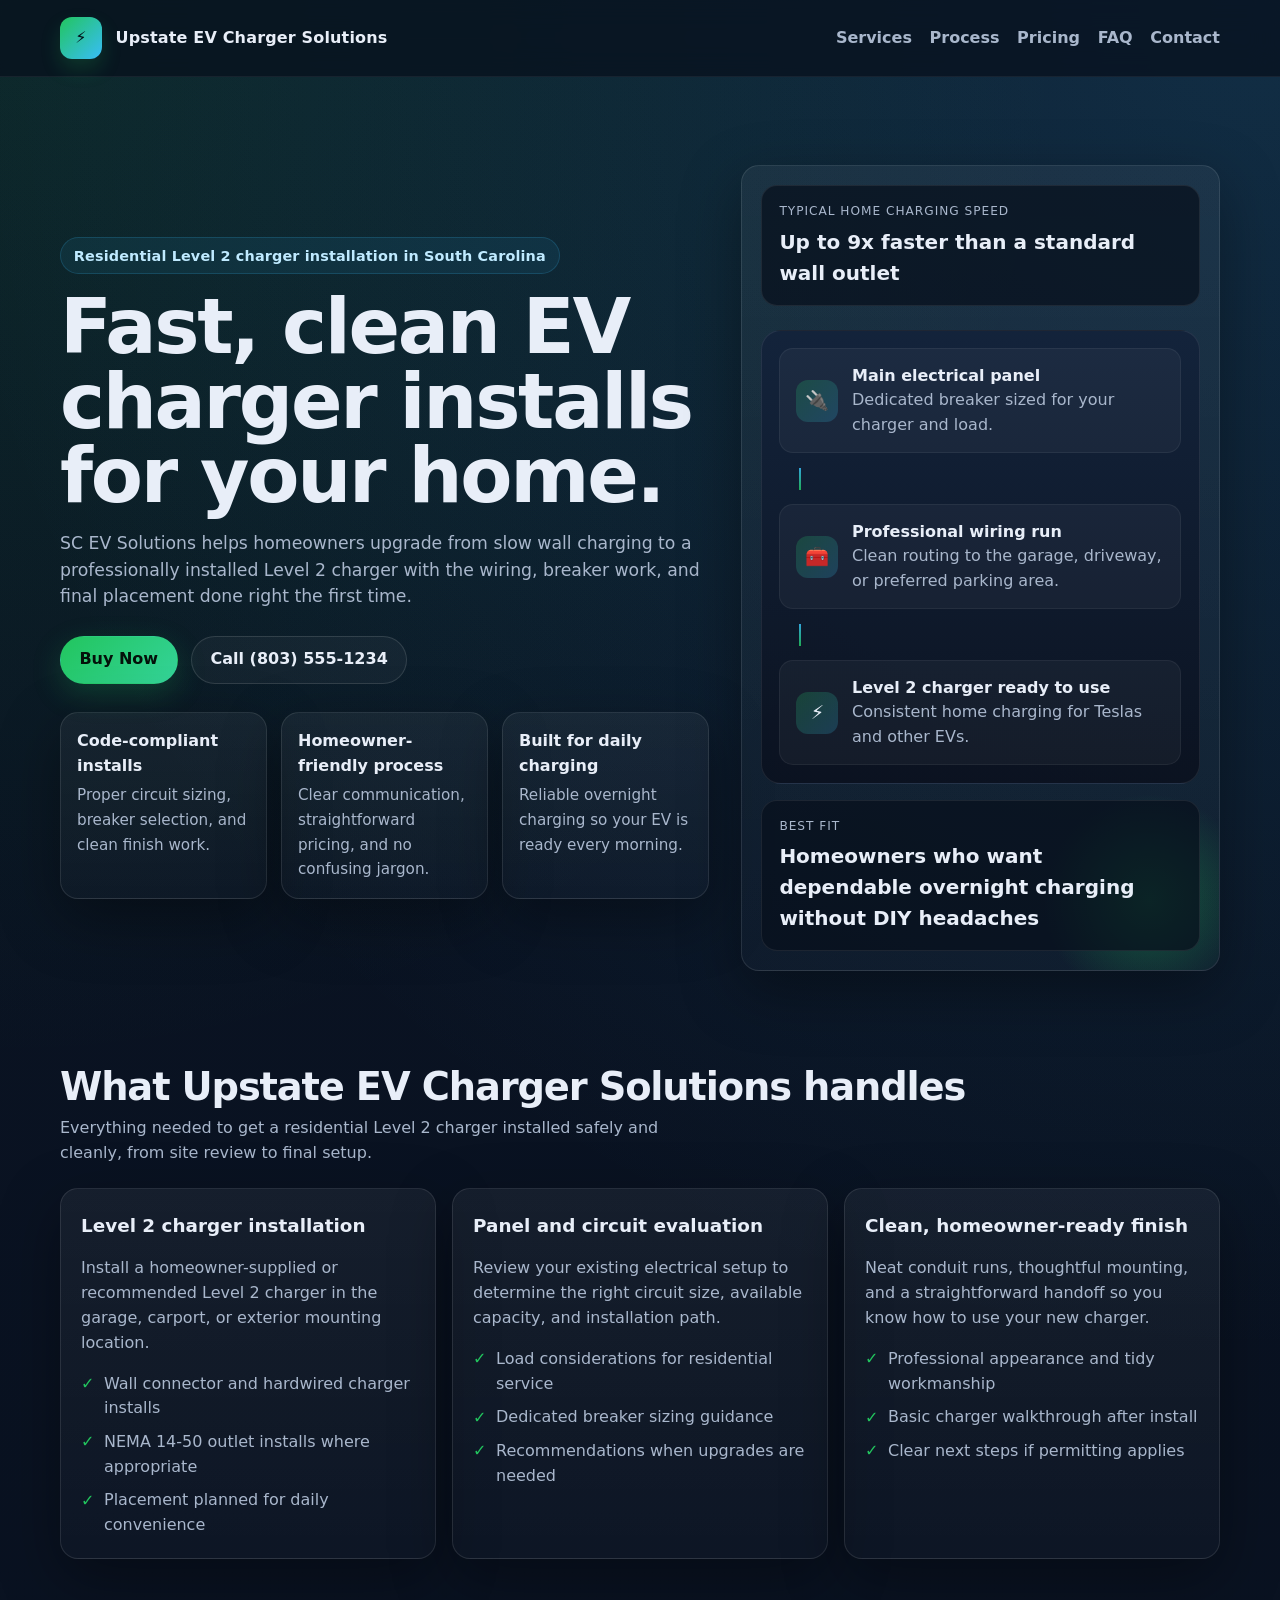
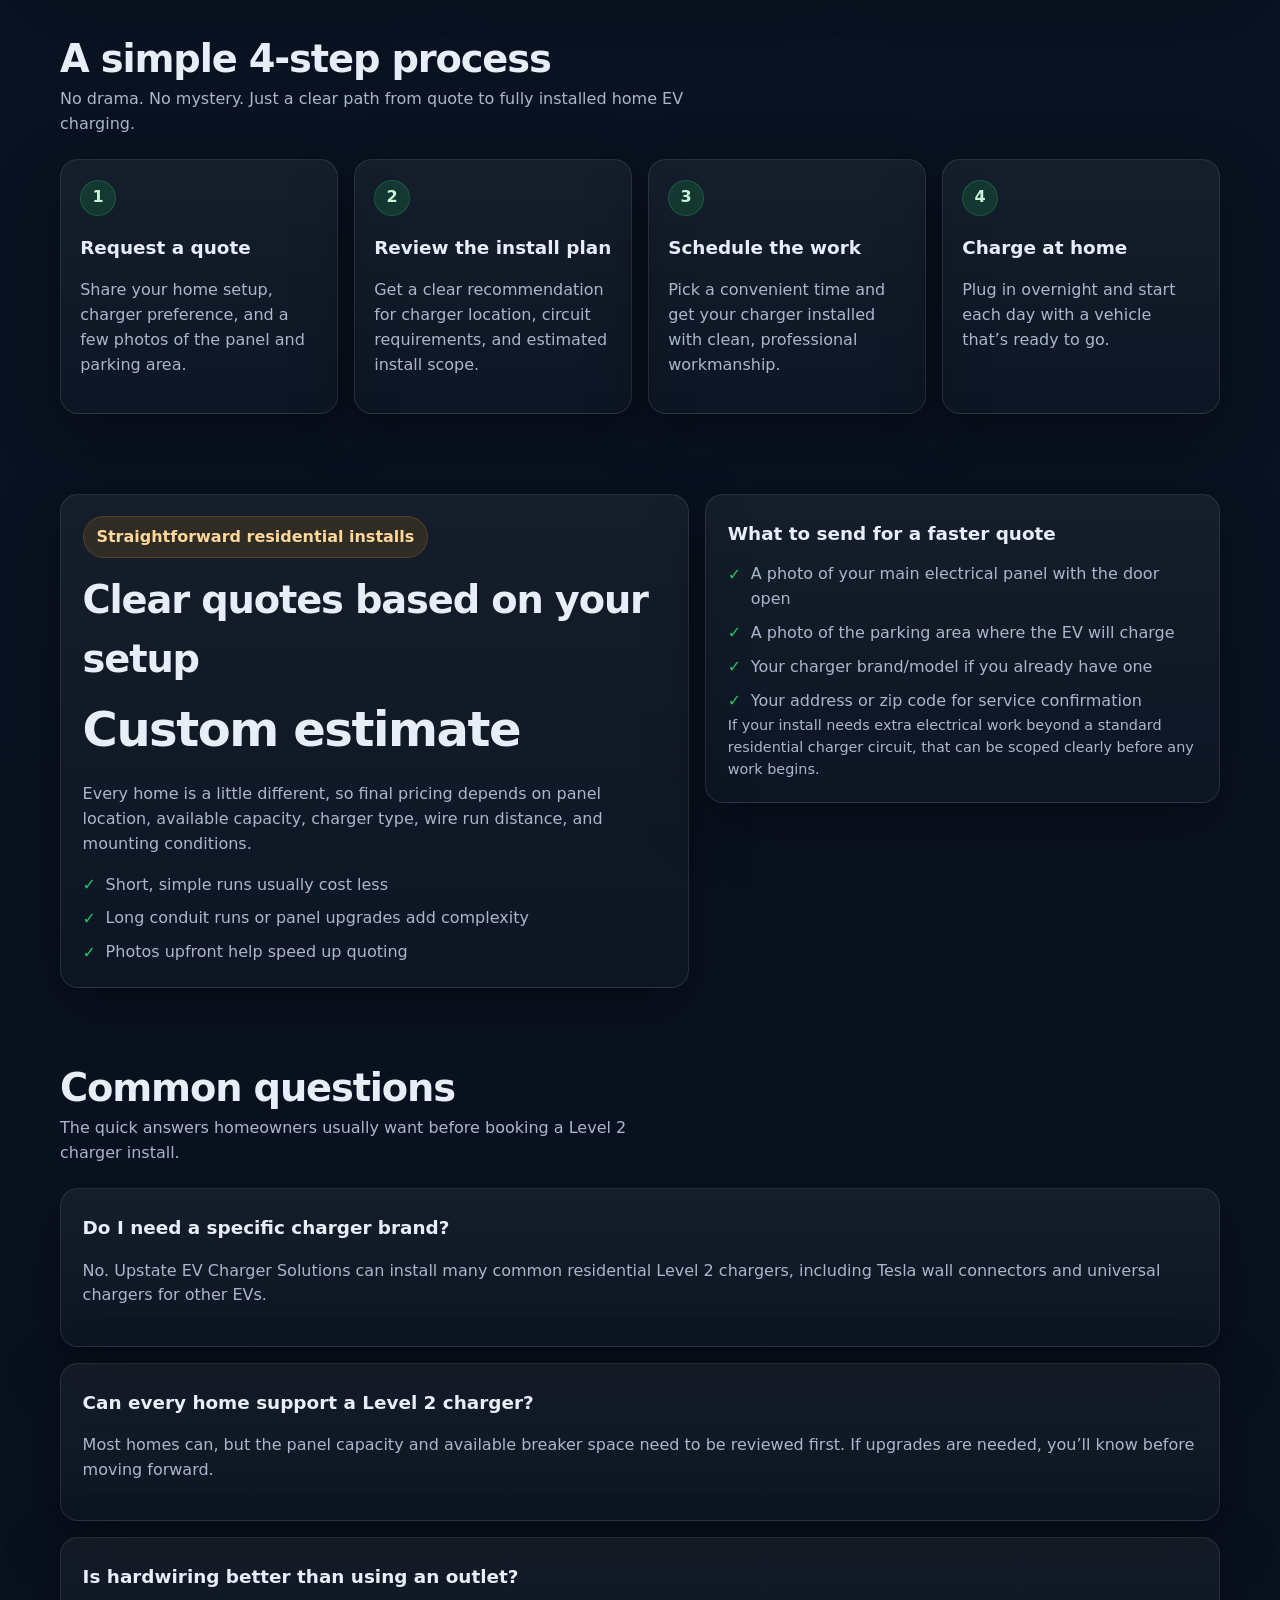
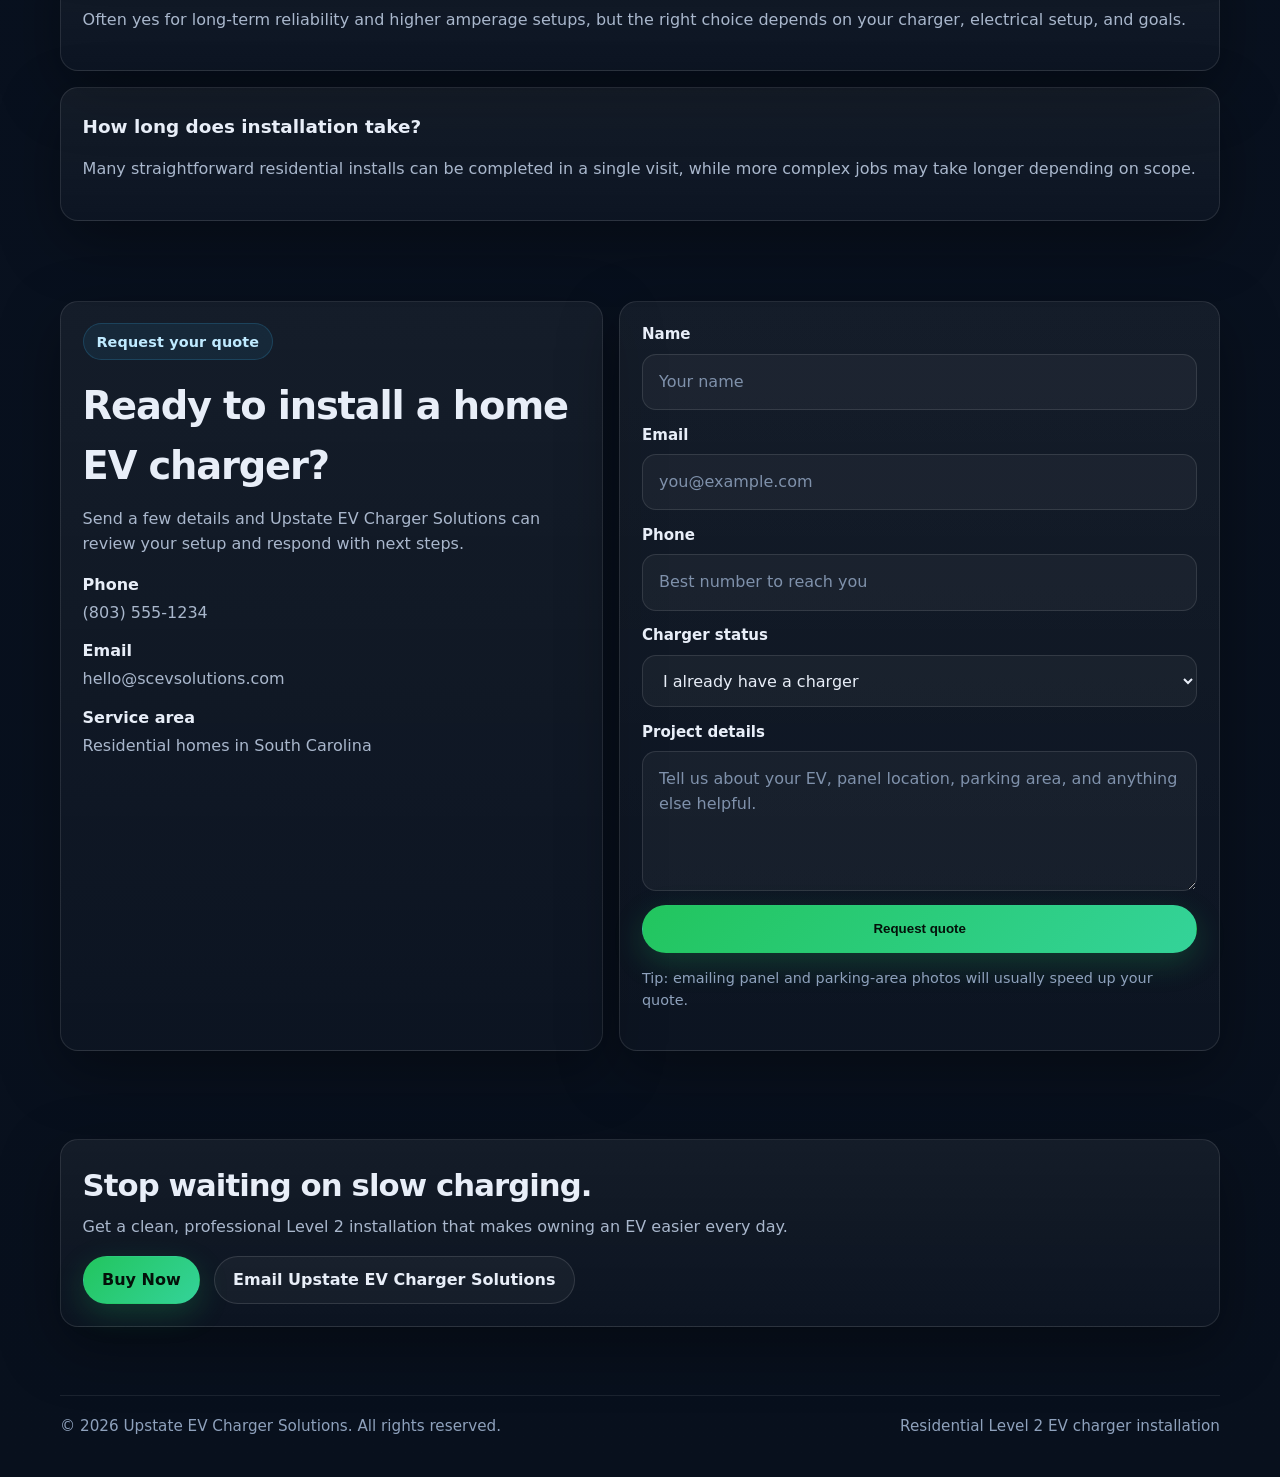
<file: index.html>
<!doctype html>
<html lang="en">
<head>
  <meta charset="utf-8" />
  <meta name="viewport" content="width=device-width, initial-scale=1" />
  <title>Upstate EV Charger Solutions | Level 2 EV Charger Installation</title>
  <meta name="description" content="Upstate EV Charger Solutions installs safe, code-compliant Level 2 EV chargers for residential homes. Fast quotes, clean installs, and dependable service." />
  <meta name="theme-color" content="#0b1220" />
  <meta property="og:title" content="Upstate EV Charger Solutions | Level 2 EV Charger Installation" />
  <meta property="og:description" content="Residential Level 2 EV charger installation with clean workmanship, code-compliant installs, and straightforward pricing." />
  <meta property="og:type" content="website" />
  <link rel="stylesheet" href="styles.css" />
</head>
<body>
  <header>
    <div class="container nav">
      <a class="brand" href="#top" aria-label="SC EV Solutions home">
        <span class="brand-mark">⚡</span>
        <span>Upstate EV Charger Solutions</span>
      </a>
      <nav class="nav-links" aria-label="Primary navigation">
        <a href="#services">Services</a>
        <a href="#process">Process</a>
        <a href="#pricing">Pricing</a>
        <a href="#faq">FAQ</a>
        <a href="#contact">Contact</a>
      </nav>
    </div>
  </header>

  <main id="top">
    <section class="hero">
      <div class="container hero-grid">
        <div>
          <span class="eyebrow">Residential Level 2 charger installation in South Carolina</span>
          <h1>Fast, clean EV charger installs for your home.</h1>
          <p class="lead">SC EV Solutions helps homeowners upgrade from slow wall charging to a professionally installed Level 2 charger with the wiring, breaker work, and final placement done right the first time.</p>
          <div class="hero-actions">
            <a class="btn btn-primary" href="https://buy.stripe.com/test_8x27sLfyraE4ayI3UC0oM00">Buy Now</a>
            <a class="btn btn-secondary" href="tel:+18035551234">Call (803) 555-1234</a>
          </div>
          <div class="trust-row">
            <div class="trust-card">
              <strong>Code-compliant installs</strong>
              <span>Proper circuit sizing, breaker selection, and clean finish work.</span>
            </div>
            <div class="trust-card">
              <strong>Homeowner-friendly process</strong>
              <span>Clear communication, straightforward pricing, and no confusing jargon.</span>
            </div>
            <div class="trust-card">
              <strong>Built for daily charging</strong>
              <span>Reliable overnight charging so your EV is ready every morning.</span>
            </div>
          </div>
        </div>

        <div class="card hero-panel hero-visual" aria-hidden="true">
          <div class="panel-stack">
            <div class="metric">
              <small>Typical home charging speed</small>
              <strong>Up to 9x faster than a standard wall outlet</strong>
            </div>
            <div class="install-diagram">
              <div class="diagram-grid">
                <div class="diagram-node">
                  <div class="node-icon">🔌</div>
                  <div>
                    <strong>Main electrical panel</strong><br />
                    <span style="color: var(--muted);">Dedicated breaker sized for your charger and load.</span>
                  </div>
                </div>
                <div class="diagram-line"></div>
                <div class="diagram-node">
                  <div class="node-icon">🧰</div>
                  <div>
                    <strong>Professional wiring run</strong><br />
                    <span style="color: var(--muted);">Clean routing to the garage, driveway, or preferred parking area.</span>
                  </div>
                </div>
                <div class="diagram-line"></div>
                <div class="diagram-node">
                  <div class="node-icon">⚡</div>
                  <div>
                    <strong>Level 2 charger ready to use</strong><br />
                    <span style="color: var(--muted);">Consistent home charging for Teslas and other EVs.</span>
                  </div>
                </div>
              </div>
            </div>
            <div class="metric">
              <small>Best fit</small>
              <strong>Homeowners who want dependable overnight charging without DIY headaches</strong>
            </div>
          </div>
          <div class="glow"></div>
        </div>
      </div>
    </section>

    <section id="services">
      <div class="container">
        <div class="section-head">
          <div>
            <h2>What Upstate EV Charger Solutions handles</h2>
            <p>Everything needed to get a residential Level 2 charger installed safely and cleanly, from site review to final setup.</p>
          </div>
        </div>
        <div class="grid-3">
          <article class="card service-card">
            <h3>Level 2 charger installation</h3>
            <p>Install a homeowner-supplied or recommended Level 2 charger in the garage, carport, or exterior mounting location.</p>
            <ul class="bullet-list">
              <li>Wall connector and hardwired charger installs</li>
              <li>NEMA 14-50 outlet installs where appropriate</li>
              <li>Placement planned for daily convenience</li>
            </ul>
          </article>
          <article class="card service-card">
            <h3>Panel and circuit evaluation</h3>
            <p>Review your existing electrical setup to determine the right circuit size, available capacity, and installation path.</p>
            <ul class="bullet-list">
              <li>Load considerations for residential service</li>
              <li>Dedicated breaker sizing guidance</li>
              <li>Recommendations when upgrades are needed</li>
            </ul>
          </article>
          <article class="card service-card">
            <h3>Clean, homeowner-ready finish</h3>
            <p>Neat conduit runs, thoughtful mounting, and a straightforward handoff so you know how to use your new charger.</p>
            <ul class="bullet-list">
              <li>Professional appearance and tidy workmanship</li>
              <li>Basic charger walkthrough after install</li>
              <li>Clear next steps if permitting applies</li>
            </ul>
          </article>
        </div>
      </div>
    </section>

    <section id="process">
      <div class="container">
        <div class="section-head">
          <div>
            <h2>A simple 4-step process</h2>
            <p>No drama. No mystery. Just a clear path from quote to fully installed home EV charging.</p>
          </div>
        </div>
        <div class="steps">
          <article class="card step">
            <div class="step-number">1</div>
            <h3>Request a quote</h3>
            <p>Share your home setup, charger preference, and a few photos of the panel and parking area.</p>
          </article>
          <article class="card step">
            <div class="step-number">2</div>
            <h3>Review the install plan</h3>
            <p>Get a clear recommendation for charger location, circuit requirements, and estimated install scope.</p>
          </article>
          <article class="card step">
            <div class="step-number">3</div>
            <h3>Schedule the work</h3>
            <p>Pick a convenient time and get your charger installed with clean, professional workmanship.</p>
          </article>
          <article class="card step">
            <div class="step-number">4</div>
            <h3>Charge at home</h3>
            <p>Plug in overnight and start each day with a vehicle that’s ready to go.</p>
          </article>
        </div>
      </div>
    </section>

    <section id="pricing">
      <div class="container pricing">
        <article class="card quote-card">
          <span class="price-band">Straightforward residential installs</span>
          <h2 style="margin: 0; font-size: clamp(1.8rem, 3vw, 2.8rem); letter-spacing: -.03em;">Clear quotes based on your setup</h2>
          <div class="price">Custom estimate</div>
          <p>Every home is a little different, so final pricing depends on panel location, available capacity, charger type, wire run distance, and mounting conditions.</p>
          <ul class="bullet-list">
            <li>Short, simple runs usually cost less</li>
            <li>Long conduit runs or panel upgrades add complexity</li>
            <li>Photos upfront help speed up quoting</li>
          </ul>
        </article>
        <article class="card quote-card">
          <h3>What to send for a faster quote</h3>
          <ul class="bullet-list">
            <li>A photo of your main electrical panel with the door open</li>
            <li>A photo of the parking area where the EV will charge</li>
            <li>Your charger brand/model if you already have one</li>
            <li>Your address or zip code for service confirmation</li>
          </ul>
          <p class="fine-print">If your install needs extra electrical work beyond a standard residential charger circuit, that can be scoped clearly before any work begins.</p>
        </article>
      </div>
    </section>

    <section id="faq">
      <div class="container">
        <div class="section-head">
          <div>
            <h2>Common questions</h2>
            <p>The quick answers homeowners usually want before booking a Level 2 charger install.</p>
          </div>
        </div>
        <div class="faq">
          <article class="card faq-item">
            <h3>Do I need a specific charger brand?</h3>
            <p>No. Upstate EV Charger Solutions can install many common residential Level 2 chargers, including Tesla wall connectors and universal chargers for other EVs.</p>
          </article>
          <article class="card faq-item">
            <h3>Can every home support a Level 2 charger?</h3>
            <p>Most homes can, but the panel capacity and available breaker space need to be reviewed first. If upgrades are needed, you’ll know before moving forward.</p>
          </article>
          <article class="card faq-item">
            <h3>Is hardwiring better than using an outlet?</h3>
            <p>Often yes for long-term reliability and higher amperage setups, but the right choice depends on your charger, electrical setup, and goals.</p>
          </article>
          <article class="card faq-item">
            <h3>How long does installation take?</h3>
            <p>Many straightforward residential installs can be completed in a single visit, while more complex jobs may take longer depending on scope.</p>
          </article>
        </div>
      </div>
    </section>

    <section id="contact">
      <div class="container contact-wrap">
        <article class="card contact-card">
          <span class="eyebrow">Request your quote</span>
          <h2 style="margin: 1rem 0 .75rem; font-size: clamp(1.8rem, 3vw, 2.8rem); letter-spacing: -.03em;">Ready to install a home EV charger?</h2>
          <p class="bullet-list" style="margin: 0;">Send a few details and Upstate EV Charger Solutions can review your setup and respond with next steps.</p>
          <ul class="contact-list">
            <li>
              <strong>Phone</strong>
              <a href="tel:+18035551234">(803) 555-1234</a>
            </li>
            <li>
              <strong>Email</strong>
              <a href="mailto:hello@scevsolutions.com">hello@scevsolutions.com</a>
            </li>
            <li>
              <strong>Service area</strong>
              Residential homes in South Carolina
            </li>
          </ul>
        </article>

        <article class="card contact-card">
          <form class="contact-form" action="mailto:hello@scevsolutions.com" method="post" enctype="text/plain">
            <div class="field">
              <label for="name">Name</label>
              <input id="name" name="name" type="text" placeholder="Your name" required />
            </div>
            <div class="field">
              <label for="email">Email</label>
              <input id="email" name="email" type="email" placeholder="you@example.com" required />
            </div>
            <div class="field">
              <label for="phone">Phone</label>
              <input id="phone" name="phone" type="tel" placeholder="Best number to reach you" />
            </div>
            <div class="field">
              <label for="charger">Charger status</label>
              <select id="charger" name="charger">
                <option>I already have a charger</option>
                <option>I need help choosing a charger</option>
                <option>I’m not sure yet</option>
              </select>
            </div>
            <div class="field">
              <label for="details">Project details</label>
              <textarea id="details" name="details" placeholder="Tell us about your EV, panel location, parking area, and anything else helpful."></textarea>
            </div>
            <button class="btn btn-primary" type="submit">Request quote</button>
            <p class="fine-print">Tip: emailing panel and parking-area photos will usually speed up your quote.</p>
          </form>
        </article>
      </div>
    </section>

    <section>
      <div class="container">
        <div class="card cta">
          <div>
            <h2 style="margin: 0 0 .35rem; font-size: clamp(1.5rem, 2.4vw, 2.2rem); letter-spacing: -.03em;">Stop waiting on slow charging.</h2>
            <p style="margin: 0; color: var(--muted);">Get a clean, professional Level 2 installation that makes owning an EV easier every day.</p>
          </div>
          <div class="hero-actions" style="margin: 0;">
            <a class="btn btn-primary" href="https://buy.stripe.com/test_8x27sLfyraE4ayI3UC0oM00">Buy Now</a>
            <a class="btn btn-secondary" href="mailto:hello@scevsolutions.com">Email Upstate EV Charger Solutions</a>
          </div>
        </div>
      </div>
    </section>
  </main>

  <footer>
    <div class="container footer-row">
      <span>© <span id="year"></span> Upstate EV Charger Solutions. All rights reserved.</span>
      <span>Residential Level 2 EV charger installation</span>
    </div>
  </footer>

  <script src="script.js"></script>
</body>
</html>
</file>
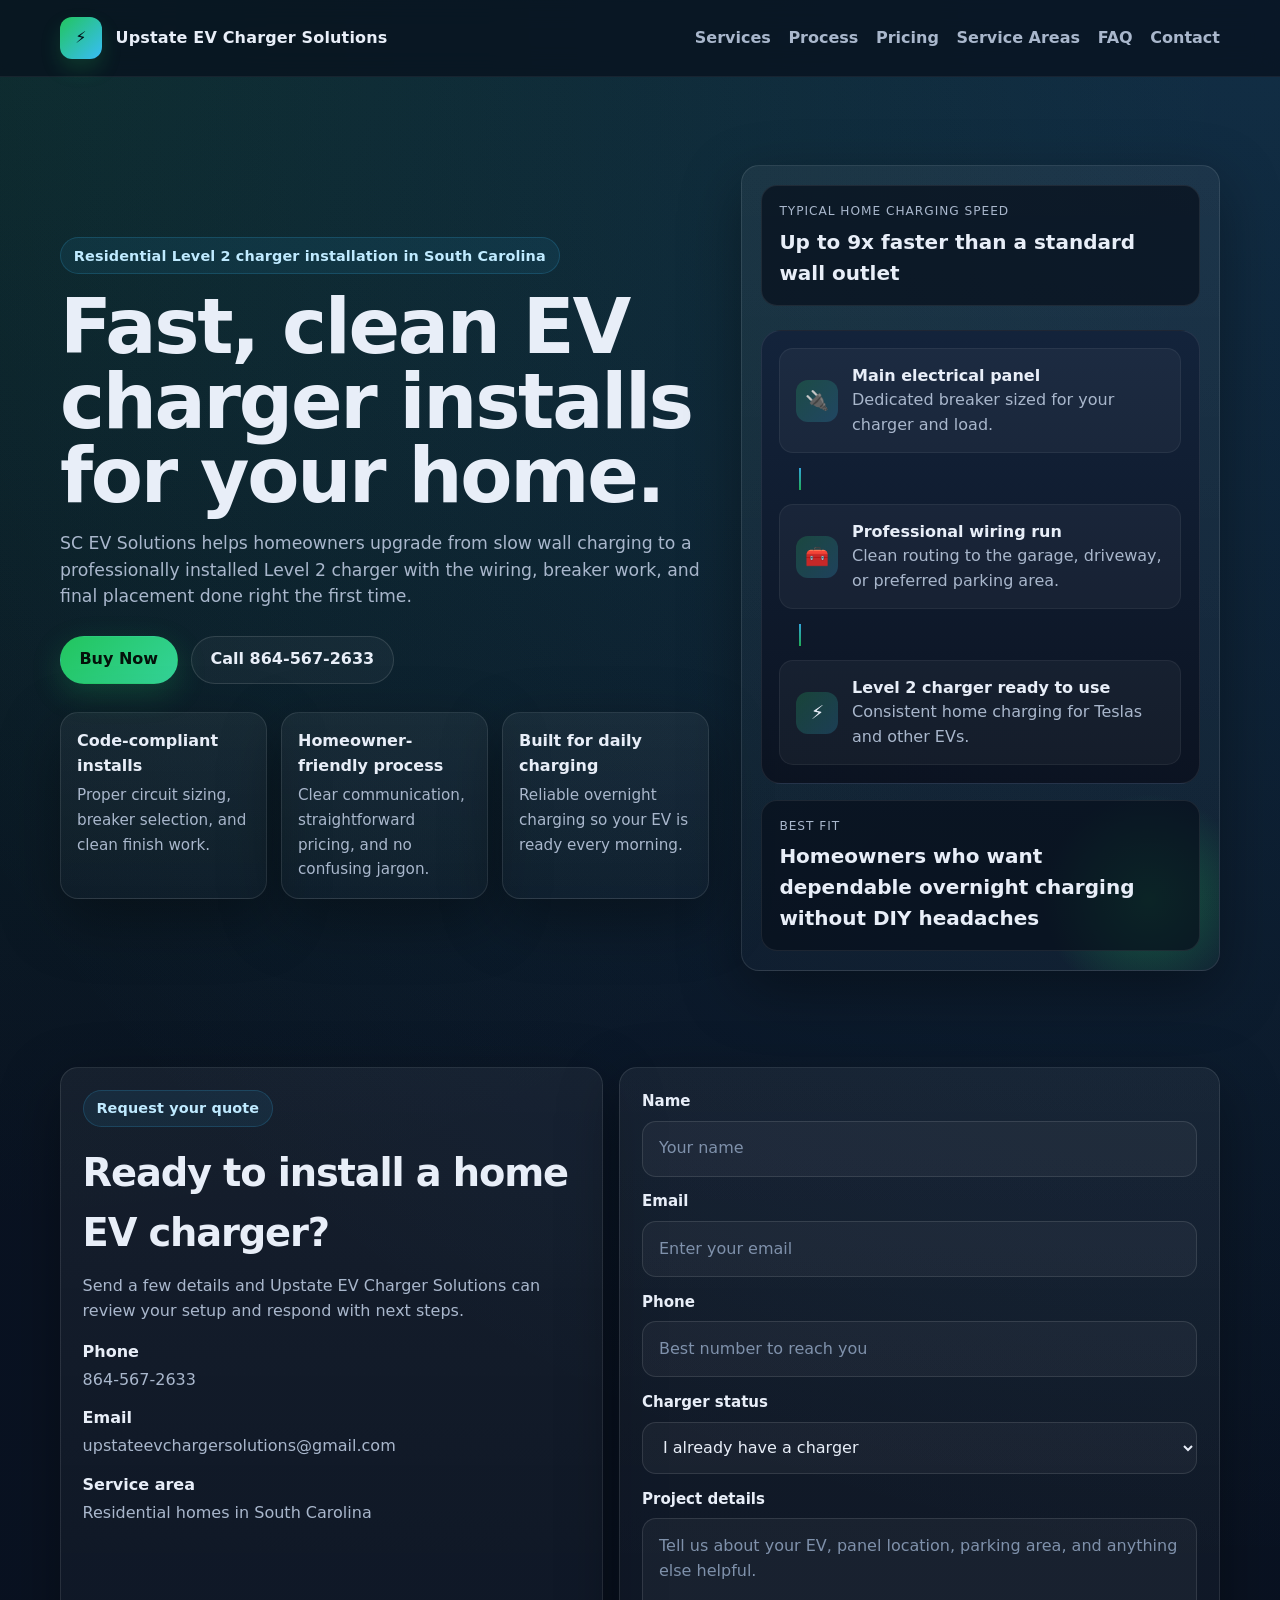
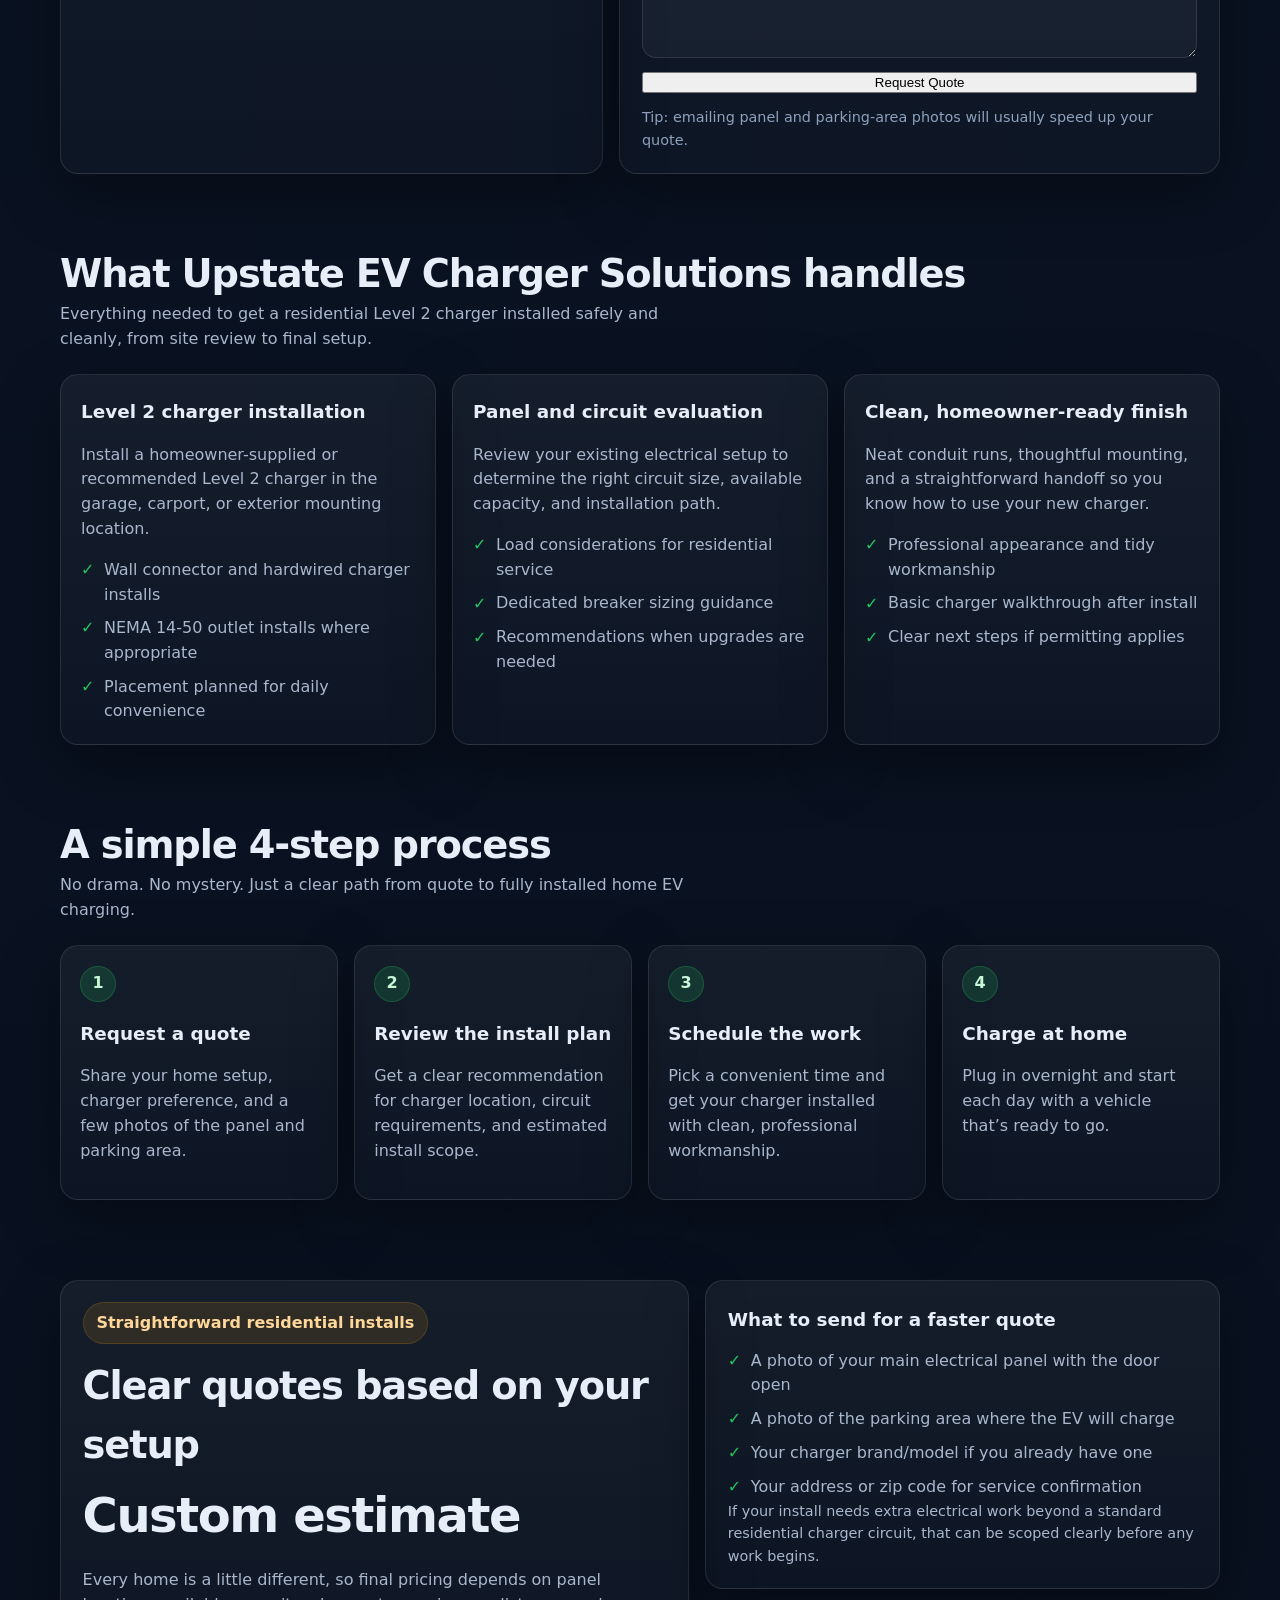
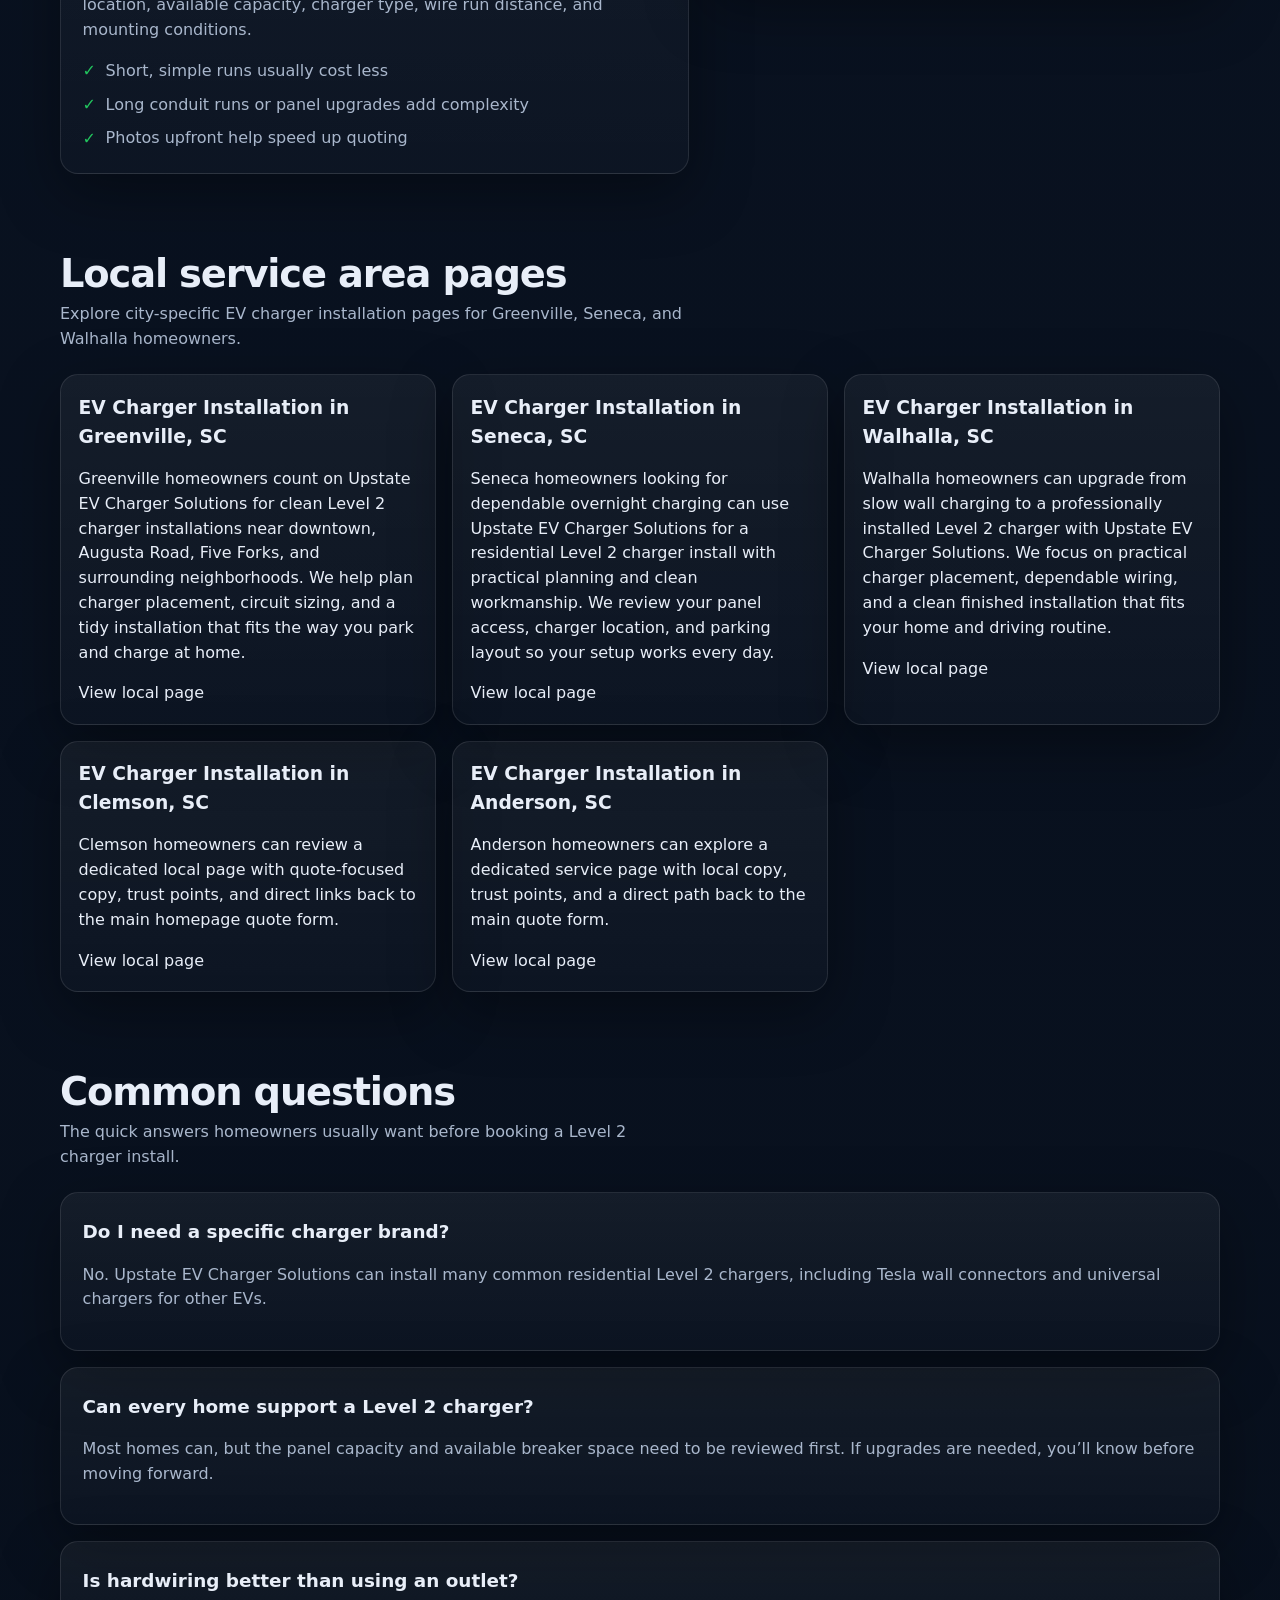
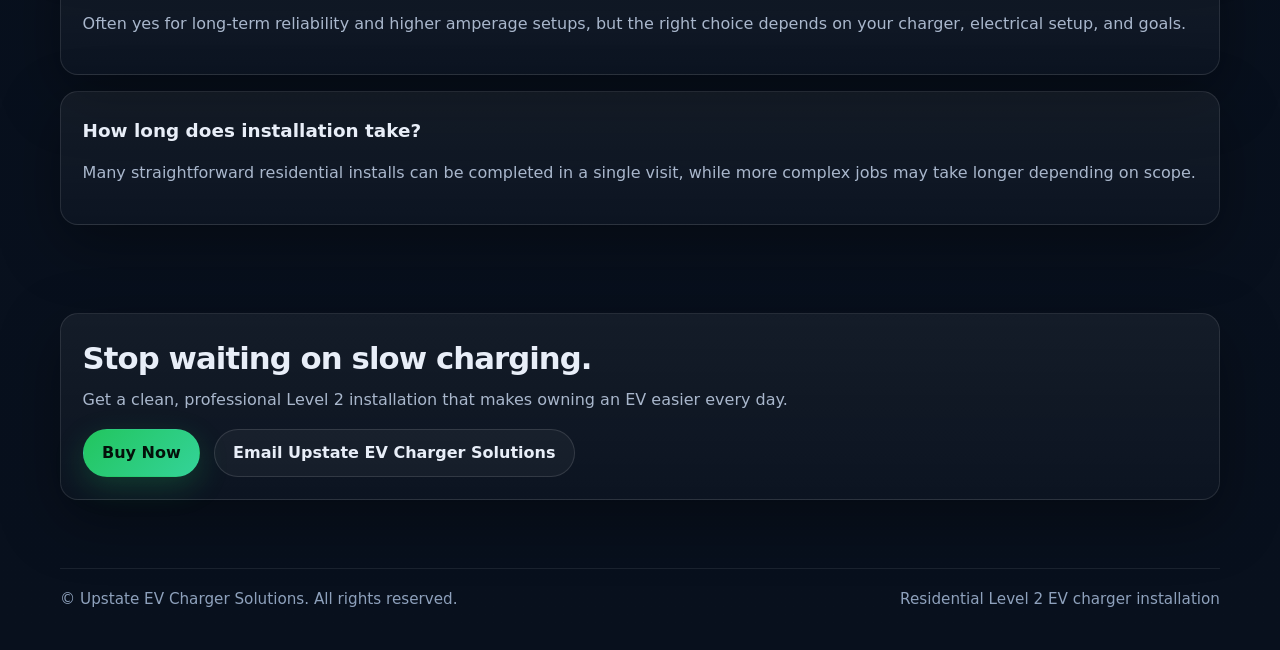
<file: public/index.html>
<!doctype html>
<html lang="en">
<head>
  <meta charset="utf-8" />
  <meta name="viewport" content="width=device-width, initial-scale=1" />
  <title>Upstate EV Charger Solutions | Level 2 EV Charger Installation</title>
  <meta name="description" content="Upstate EV Charger Solutions installs safe, code-compliant Level 2 EV chargers for residential homes. Fast quotes, clean installs, and dependable service." />
  <meta name="theme-color" content="#0b1220" />
  <meta property="og:title" content="Upstate EV Charger Solutions | Level 2 EV Charger Installation" />
  <meta property="og:description" content="Residential Level 2 EV charger installation with clean workmanship, code-compliant installs, and straightforward pricing." />
  <meta property="og:type" content="website" />
  <link rel="stylesheet" href="styles.css" />
</head>
<body>
  <header>
    <div class="container nav">
      <a class="brand" href="#top" aria-label="SC EV Solutions home">
        <span class="brand-mark">⚡</span>
        <span>Upstate EV Charger Solutions</span>
      </a>
      <nav class="nav-links" aria-label="Primary navigation">
        <a href="#services">Services</a>
        <a href="#process">Process</a>
        <a href="#pricing">Pricing</a>
        <a href="#service-areas">Service Areas</a>
        <a href="#faq">FAQ</a>
        <a href="#contact">Contact</a>
      </nav>
    </div>
  </header>

  <main id="top">
    <section class="hero">
      <div class="container hero-grid">
        <div>
          <span class="eyebrow">Residential Level 2 charger installation in South Carolina</span>
          <h1>Fast, clean EV charger installs for your home.</h1>
          <p class="lead">SC EV Solutions helps homeowners upgrade from slow wall charging to a professionally installed Level 2 charger with the wiring, breaker work, and final placement done right the first time.</p>
          <div class="hero-actions">
            <a class="btn btn-primary" href="https://buy.stripe.com/test_00w28r0DxdQggX6bn40oM01">Buy Now</a>
            <a class="btn btn-secondary" href="tel:864-567-2633">Call 864-567-2633</a>
          </div>
          <div class="trust-row">
            <div class="trust-card">
              <strong>Code-compliant installs</strong>
              <span>Proper circuit sizing, breaker selection, and clean finish work.</span>
            </div>
            <div class="trust-card">
              <strong>Homeowner-friendly process</strong>
              <span>Clear communication, straightforward pricing, and no confusing jargon.</span>
            </div>
            <div class="trust-card">
              <strong>Built for daily charging</strong>
              <span>Reliable overnight charging so your EV is ready every morning.</span>
            </div>
          </div>
        </div>

        <div class="card hero-panel hero-visual" aria-hidden="true">
          <div class="panel-stack">
            <div class="metric">
              <small>Typical home charging speed</small>
              <strong>Up to 9x faster than a standard wall outlet</strong>
            </div>
            <div class="install-diagram">
              <div class="diagram-grid">
                <div class="diagram-node">
                  <div class="node-icon">🔌</div>
                  <div>
                    <strong>Main electrical panel</strong><br />
                    <span style="color: var(--muted);">Dedicated breaker sized for your charger and load.</span>
                  </div>
                </div>
                <div class="diagram-line"></div>
                <div class="diagram-node">
                  <div class="node-icon">🧰</div>
                  <div>
                    <strong>Professional wiring run</strong><br />
                    <span style="color: var(--muted);">Clean routing to the garage, driveway, or preferred parking area.</span>
                  </div>
                </div>
                <div class="diagram-line"></div>
                <div class="diagram-node">
                  <div class="node-icon">⚡</div>
                  <div>
                    <strong>Level 2 charger ready to use</strong><br />
                    <span style="color: var(--muted);">Consistent home charging for Teslas and other EVs.</span>
                  </div>
                </div>
              </div>
            </div>
            <div class="metric">
              <small>Best fit</small>
              <strong>Homeowners who want dependable overnight charging without DIY headaches</strong>
            </div>
          </div>
          <div class="glow"></div>
        </div>
      </div>
    </section>

    <section id="contact">
      <div class="container contact-wrap">
        <article class="card contact-card">
          <span class="eyebrow">Request your quote</span>
          <h2 style="margin: 1rem 0 .75rem; font-size: clamp(1.8rem, 3vw, 2.8rem); letter-spacing: -.03em;">Ready to install a home EV charger?</h2>
          <p class="bullet-list" style="margin: 0;">Send a few details and Upstate EV Charger Solutions can review your setup and respond with next steps.</p>
          <ul class="contact-list">
            <li>
              <strong>Phone</strong>
              <a href="tel:864-567-2633">864-567-2633</a>
            </li>
            <li>
              <strong>Email</strong>
              <a href="upstateevchargersolutions@gmail.com">upstateevchargersolutions@gmail.com</a>
            </li>
            <li>
              <strong>Service area</strong>
              Residential homes in South Carolina
            </li>
          </ul>
        </article>

        <article class="card contact-card">
          <form class="contact-form" action="https://formspree.io/f/mzdkawqn" method="POST">
            <input type="hidden" name="_subject" value="New EV Charger Quote Request" />
            <input type="hidden" name="_next" value="https://sc-ev-solutions-site.onrender.com/" />
            <div class="field">
              <label for="name">Name</label>
              <input id="name" name="name" type="text" placeholder="Your name" required />
            </div>
            <div class="field">
              <label for="email">Email</label>
              <input id="email" name="email" type="email" placeholder="Enter your email" autocomplete="email" required />
            </div>
            <div class="field">
              <label for="phone">Phone</label>
              <input id="phone" name="phone" type="tel" placeholder="Best number to reach you" />
            </div>
            <div class="field">
              <label for="charger">Charger status</label>
              <select id="charger" name="charger">
                <option>I already have a charger</option>
                <option>I need help choosing a charger</option>
                <option>I’m not sure yet</option>
              </select>
            </div>
            <div class="field">
              <label for="details">Project details</label>
              <textarea id="details" name="details" placeholder="Tell us about your EV, panel location, parking area, and anything else helpful."></textarea>
            </div>
            <button type="submit">Request Quote</button>
            <p class="fine-print">Tip: emailing panel and parking-area photos will usually speed up your quote.</p>
          </form>
        </article>
      </div>
    </section>







    <section id="services">
      <div class="container">
        <div class="section-head">
          <div>
            <h2>What Upstate EV Charger Solutions handles</h2>
            <p>Everything needed to get a residential Level 2 charger installed safely and cleanly, from site review to final setup.</p>
          </div>
        </div>
        <div class="grid-3">
          <article class="card service-card">
            <h3>Level 2 charger installation</h3>
            <p>Install a homeowner-supplied or recommended Level 2 charger in the garage, carport, or exterior mounting location.</p>
            <ul class="bullet-list">
              <li>Wall connector and hardwired charger installs</li>
              <li>NEMA 14-50 outlet installs where appropriate</li>
              <li>Placement planned for daily convenience</li>
            </ul>
          </article>
          <article class="card service-card">
            <h3>Panel and circuit evaluation</h3>
            <p>Review your existing electrical setup to determine the right circuit size, available capacity, and installation path.</p>
            <ul class="bullet-list">
              <li>Load considerations for residential service</li>
              <li>Dedicated breaker sizing guidance</li>
              <li>Recommendations when upgrades are needed</li>
            </ul>
          </article>
          <article class="card service-card">
            <h3>Clean, homeowner-ready finish</h3>
            <p>Neat conduit runs, thoughtful mounting, and a straightforward handoff so you know how to use your new charger.</p>
            <ul class="bullet-list">
              <li>Professional appearance and tidy workmanship</li>
              <li>Basic charger walkthrough after install</li>
              <li>Clear next steps if permitting applies</li>
            </ul>
          </article>
        </div>
      </div>
    </section>

    <section id="process">
      <div class="container">
        <div class="section-head">
          <div>
            <h2>A simple 4-step process</h2>
            <p>No drama. No mystery. Just a clear path from quote to fully installed home EV charging.</p>
          </div>
        </div>
        <div class="steps">
          <article class="card step">
            <div class="step-number">1</div>
            <h3>Request a quote</h3>
            <p>Share your home setup, charger preference, and a few photos of the panel and parking area.</p>
          </article>
          <article class="card step">
            <div class="step-number">2</div>
            <h3>Review the install plan</h3>
            <p>Get a clear recommendation for charger location, circuit requirements, and estimated install scope.</p>
          </article>
          <article class="card step">
            <div class="step-number">3</div>
            <h3>Schedule the work</h3>
            <p>Pick a convenient time and get your charger installed with clean, professional workmanship.</p>
          </article>
          <article class="card step">
            <div class="step-number">4</div>
            <h3>Charge at home</h3>
            <p>Plug in overnight and start each day with a vehicle that’s ready to go.</p>
          </article>
        </div>
      </div>
    </section>

    <section id="pricing">
      <div class="container pricing">
        <article class="card quote-card">
          <span class="price-band">Straightforward residential installs</span>
          <h2 style="margin: 0; font-size: clamp(1.8rem, 3vw, 2.8rem); letter-spacing: -.03em;">Clear quotes based on your setup</h2>
          <div class="price">Custom estimate</div>
          <p>Every home is a little different, so final pricing depends on panel location, available capacity, charger type, wire run distance, and mounting conditions.</p>
          <ul class="bullet-list">
            <li>Short, simple runs usually cost less</li>
            <li>Long conduit runs or panel upgrades add complexity</li>
            <li>Photos upfront help speed up quoting</li>
          </ul>
        </article>
        <article class="card quote-card">
          <h3>What to send for a faster quote</h3>
          <ul class="bullet-list">
            <li>A photo of your main electrical panel with the door open</li>
            <li>A photo of the parking area where the EV will charge</li>
            <li>Your charger brand/model if you already have one</li>
            <li>Your address or zip code for service confirmation</li>
          </ul>
          <p class="fine-print">If your install needs extra electrical work beyond a standard residential charger circuit, that can be scoped clearly before any work begins.</p>
        </article>
      </div>
    </section>


    <section id="service-areas">
      <div class="container">
        <div class="section-head">
          <div>
            <h2>Local service area pages</h2>
            <p>Explore city-specific EV charger installation pages for Greenville, Seneca, and Walhalla homeowners.</p>
          </div>
        </div>
        <div class="location-grid">
          <article class="card location-card">
            <h3><a href="/ev-charger-installation-greenville-sc.html">EV Charger Installation in Greenville, SC</a></h3>
            <p>Greenville homeowners count on Upstate EV Charger Solutions for clean Level 2 charger installations near downtown, Augusta Road, Five Forks, and surrounding neighborhoods. We help plan charger placement, circuit sizing, and a tidy installation that fits the way you park and charge at home.</p>
            <a href="/ev-charger-installation-greenville-sc.html">View local page</a>
          </article>
          <article class="card location-card">
            <h3><a href="/ev-charger-installation-seneca-sc.html">EV Charger Installation in Seneca, SC</a></h3>
            <p>Seneca homeowners looking for dependable overnight charging can use Upstate EV Charger Solutions for a residential Level 2 charger install with practical planning and clean workmanship. We review your panel access, charger location, and parking layout so your setup works every day.</p>
            <a href="/ev-charger-installation-seneca-sc.html">View local page</a>
          </article>
          <article class="card location-card">
            <h3><a href="/ev-charger-installation-walhalla-sc.html">EV Charger Installation in Walhalla, SC</a></h3>
            <p>Walhalla homeowners can upgrade from slow wall charging to a professionally installed Level 2 charger with Upstate EV Charger Solutions. We focus on practical charger placement, dependable wiring, and a clean finished installation that fits your home and driving routine.</p>
            <a href="/ev-charger-installation-walhalla-sc.html">View local page</a>
          </article>
          <article class="card location-card">
            <h3><a href="/ev-charger-installation-clemson-sc.html">EV Charger Installation in Clemson, SC</a></h3>
            <p>Clemson homeowners can review a dedicated local page with quote-focused copy, trust points, and direct links back to the main homepage quote form.</p>
            <a href="/ev-charger-installation-clemson-sc.html">View local page</a>
          </article>
          <article class="card location-card">
            <h3><a href="/ev-charger-installation-anderson-sc.html">EV Charger Installation in Anderson, SC</a></h3>
            <p>Anderson homeowners can explore a dedicated service page with local copy, trust points, and a direct path back to the main quote form.</p>
            <a href="/ev-charger-installation-anderson-sc.html">View local page</a>
          </article>
        </div>
      </div>
    </section>

    <section id="faq">
      <div class="container">
        <div class="section-head">
          <div>
            <h2>Common questions</h2>
            <p>The quick answers homeowners usually want before booking a Level 2 charger install.</p>
          </div>
        </div>
        <div class="faq">
          <article class="card faq-item">
            <h3>Do I need a specific charger brand?</h3>
            <p>No. Upstate EV Charger Solutions can install many common residential Level 2 chargers, including Tesla wall connectors and universal chargers for other EVs.</p>
          </article>
          <article class="card faq-item">
            <h3>Can every home support a Level 2 charger?</h3>
            <p>Most homes can, but the panel capacity and available breaker space need to be reviewed first. If upgrades are needed, you’ll know before moving forward.</p>
          </article>
          <article class="card faq-item">
            <h3>Is hardwiring better than using an outlet?</h3>
            <p>Often yes for long-term reliability and higher amperage setups, but the right choice depends on your charger, electrical setup, and goals.</p>
          </article>
          <article class="card faq-item">
            <h3>How long does installation take?</h3>
            <p>Many straightforward residential installs can be completed in a single visit, while more complex jobs may take longer depending on scope.</p>
          </article>
        </div>
      </div>
    </section>

    <section>
      <div class="container">
        <div class="card cta">
          <div>
            <h2 style="margin: 0 0 .35rem; font-size: clamp(1.5rem, 2.4vw, 2.2rem); letter-spacing: -.03em;">Stop waiting on slow charging.</h2>
            <p style="margin: 0; color: var(--muted);">Get a clean, professional Level 2 installation that makes owning an EV easier every day.</p>
          </div>
          <div class="hero-actions" style="margin: 0;">
            <a class="btn btn-primary" href="https://buy.stripe.com/test_8x27sLfyraE4ayI3UC0oM00">Buy Now</a>
            <a class="btn btn-secondary" href="upstateevchargersolutions@gmail.com">Email Upstate EV Charger Solutions</a>
          </div>
        </div>
      </div>
    </section>
  </main>

  <footer>
    <div class="container footer-row">
      <span>© <span id="year"></span> Upstate EV Charger Solutions. All rights reserved.</span>
      <span>Residential Level 2 EV charger installation</span>
    </div>
  </footer>

  <script src="script.js"></script>
</body>
</html>
</file>
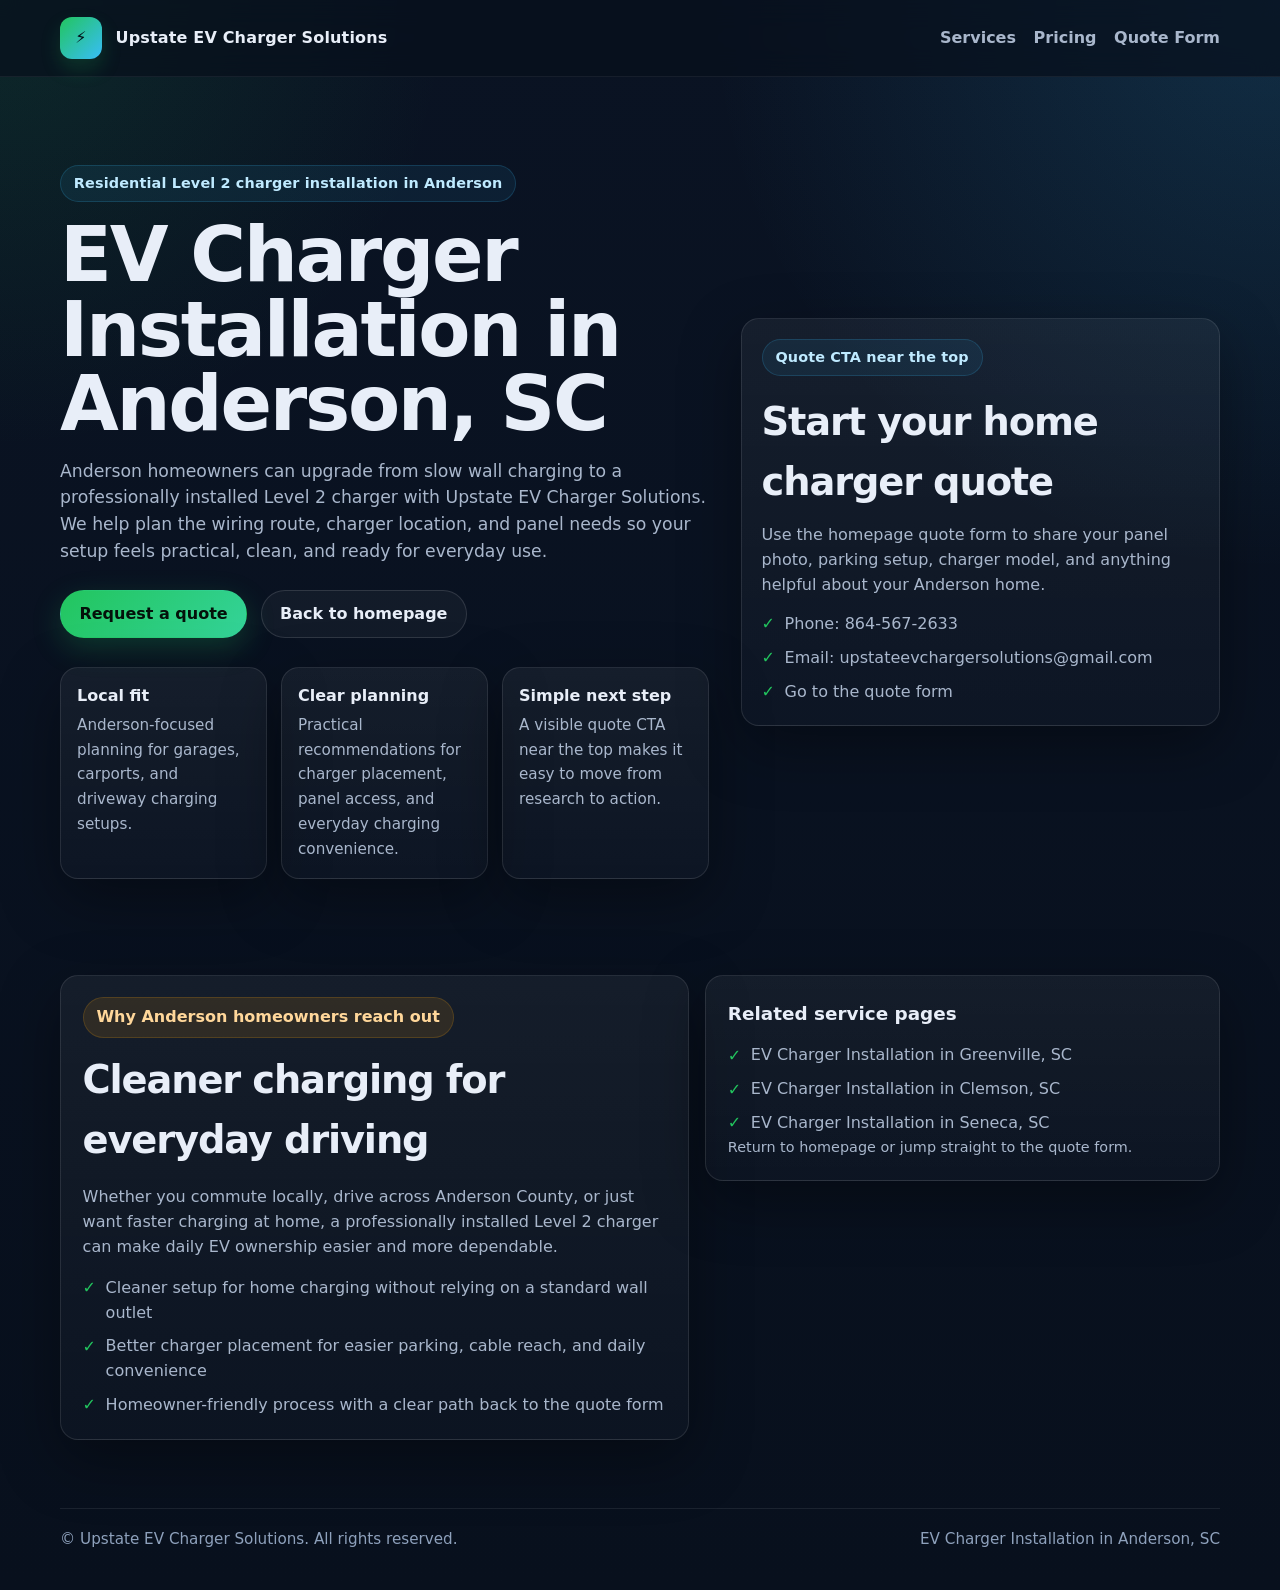
<file: public/ev-charger-installation-anderson-sc.html>
<!doctype html>
<html lang="en">
<head>
  <meta charset="utf-8" />
  <meta name="viewport" content="width=device-width, initial-scale=1" />
  <title>EV Charger Installation Anderson, SC | Upstate EV Charger Solutions</title>
  <meta name="description" content="Residential EV charger installation in Anderson, SC with clean workmanship, practical Level 2 charger planning, and a simple quote path for homeowners." />
  <link rel="stylesheet" href="styles.css" />
  <script type="application/ld+json">{"@context":"https://schema.org","@type":"Electrician","name":"Upstate EV Charger Solutions","url":"https://sc-ev-solutions-site.onrender.com/ev-charger-installation-anderson-sc.html","telephone":"864-567-2633","email":"upstateevchargersolutions@gmail.com","areaServed":"Anderson, SC","serviceType":"Residential EV charger installation"}</script>
</head>
<body>
  <header>
    <div class="container nav">
      <a class="brand" href="/index.html" aria-label="Upstate EV Charger Solutions home">
        <span class="brand-mark">⚡</span>
        <span>Upstate EV Charger Solutions</span>
      </a>
      <nav class="nav-links" aria-label="Primary navigation">
        <a href="/index.html#services">Services</a>
        <a href="/index.html#pricing">Pricing</a>
        <a href="/index.html#contact">Quote Form</a>
      </nav>
    </div>
  </header>

  <main>
    <section class="hero">
      <div class="container hero-grid">
        <div>
          <span class="eyebrow">Residential Level 2 charger installation in Anderson</span>
          <h1>EV Charger Installation in Anderson, SC</h1>
          <p class="lead">Anderson homeowners can upgrade from slow wall charging to a professionally installed Level 2 charger with Upstate EV Charger Solutions. We help plan the wiring route, charger location, and panel needs so your setup feels practical, clean, and ready for everyday use.</p>
          <div class="hero-actions">
            <a class="btn btn-primary" href="/index.html#contact">Request a quote</a>
            <a class="btn btn-secondary" href="/index.html">Back to homepage</a>
          </div>
          <div class="trust-row">
            <div class="trust-card">
              <strong>Local fit</strong>
              <span>Anderson-focused planning for garages, carports, and driveway charging setups.</span>
            </div>
            <div class="trust-card">
              <strong>Clear planning</strong>
              <span>Practical recommendations for charger placement, panel access, and everyday charging convenience.</span>
            </div>
            <div class="trust-card">
              <strong>Simple next step</strong>
              <span>A visible quote CTA near the top makes it easy to move from research to action.</span>
            </div>
          </div>
        </div>

        <div class="card hero-panel">
          <span class="eyebrow">Quote CTA near the top</span>
          <h2 style="margin: 1rem 0 .75rem; font-size: clamp(1.8rem, 3vw, 2.6rem); letter-spacing: -.03em;">Start your home charger quote</h2>
          <p class="bullet-list" style="margin: 0;">Use the homepage quote form to share your panel photo, parking setup, charger model, and anything helpful about your Anderson home.</p>
          <ul class="bullet-list">
            <li>Phone: 864-567-2633</li>
            <li>Email: upstateevchargersolutions@gmail.com</li>
            <li><a href="/index.html#contact">Go to the quote form</a></li>
          </ul>
        </div>
      </div>
    </section>

    <section>
      <div class="container pricing">
        <article class="card quote-card">
          <span class="price-band">Why Anderson homeowners reach out</span>
          <h2 style="margin: 0; font-size: clamp(1.8rem, 3vw, 2.8rem); letter-spacing: -.03em;">Cleaner charging for everyday driving</h2>
          <p>Whether you commute locally, drive across Anderson County, or just want faster charging at home, a professionally installed Level 2 charger can make daily EV ownership easier and more dependable.</p>
          <ul class="bullet-list">
            <li>Cleaner setup for home charging without relying on a standard wall outlet</li>
            <li>Better charger placement for easier parking, cable reach, and daily convenience</li>
            <li>Homeowner-friendly process with a clear path back to the quote form</li>
          </ul>
        </article>
        <article class="card quote-card">
          <h3>Related service pages</h3>
          <ul class="bullet-list">
            <li><a href="/ev-charger-installation-greenville-sc.html">EV Charger Installation in Greenville, SC</a></li>
            <li><a href="/ev-charger-installation-clemson-sc.html">EV Charger Installation in Clemson, SC</a></li>
            <li><a href="/ev-charger-installation-seneca-sc.html">EV Charger Installation in Seneca, SC</a></li>
          </ul>
          <p class="fine-print"><a href="/index.html">Return to homepage</a> or <a href="/index.html#contact">jump straight to the quote form</a>.</p>
        </article>
      </div>
    </section>
  </main>

  <footer>
    <div class="container footer-row">
      <span>© <span id="year"></span> Upstate EV Charger Solutions. All rights reserved.</span>
      <span>EV Charger Installation in Anderson, SC</span>
    </div>
  </footer>

  <script src="script.js"></script>
</body>
</html>
</file>
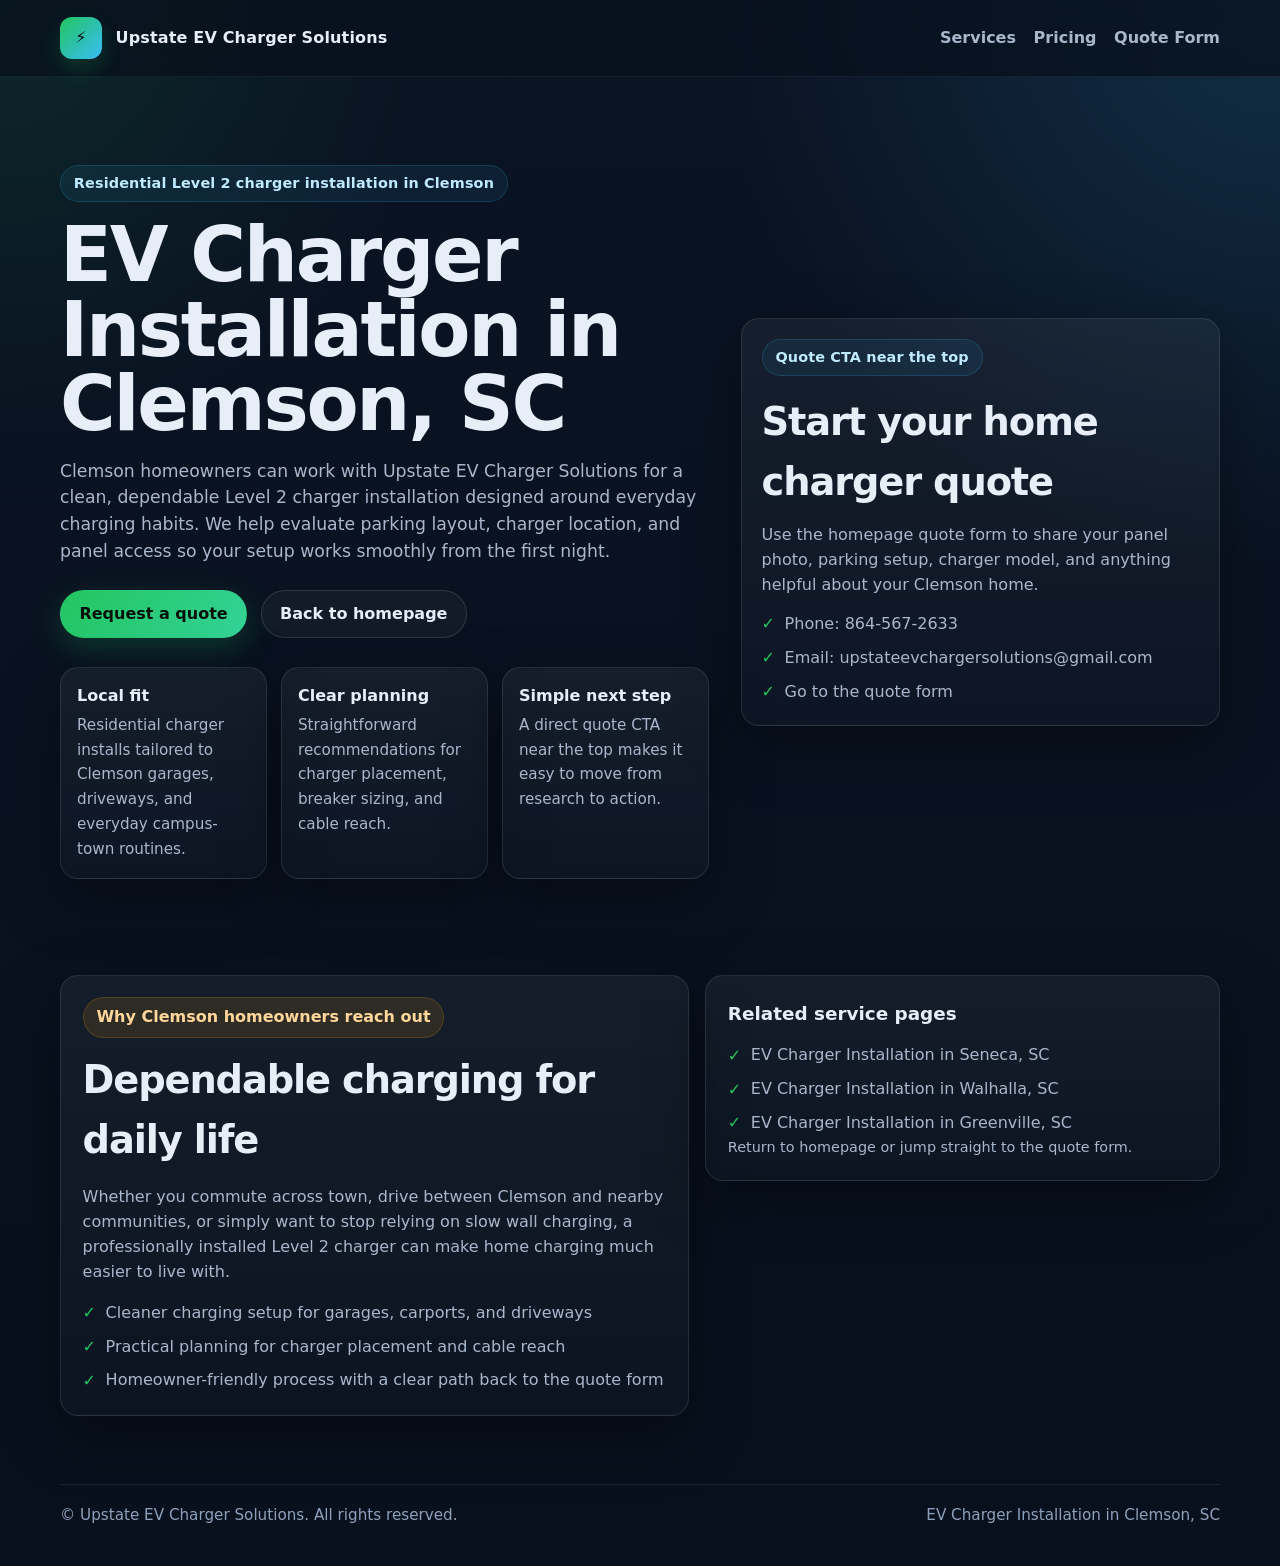
<file: public/ev-charger-installation-clemson-sc.html>
<!doctype html>
<html lang="en">
<head>
  <meta charset="utf-8" />
  <meta name="viewport" content="width=device-width, initial-scale=1" />
  <title>EV Charger Installation Clemson, SC | Upstate EV Charger Solutions</title>
  <meta name="description" content="Residential EV charger installation in Clemson, SC with clean workmanship, practical Level 2 charger planning, and a simple quote process for homeowners." />
  <link rel="stylesheet" href="styles.css" />
  <script type="application/ld+json">{"@context":"https://schema.org","@type":"Electrician","name":"Upstate EV Charger Solutions","url":"https://sc-ev-solutions-site.onrender.com/ev-charger-installation-clemson-sc.html","telephone":"864-567-2633","email":"upstateevchargersolutions@gmail.com","areaServed":"Clemson, SC","serviceType":"Residential EV charger installation"}</script>
</head>
<body>
  <header>
    <div class="container nav">
      <a class="brand" href="/index.html" aria-label="Upstate EV Charger Solutions home">
        <span class="brand-mark">⚡</span>
        <span>Upstate EV Charger Solutions</span>
      </a>
      <nav class="nav-links" aria-label="Primary navigation">
        <a href="/index.html#services">Services</a>
        <a href="/index.html#pricing">Pricing</a>
        <a href="/index.html#contact">Quote Form</a>
      </nav>
    </div>
  </header>

  <main>
    <section class="hero">
      <div class="container hero-grid">
        <div>
          <span class="eyebrow">Residential Level 2 charger installation in Clemson</span>
          <h1>EV Charger Installation in Clemson, SC</h1>
          <p class="lead">Clemson homeowners can work with Upstate EV Charger Solutions for a clean, dependable Level 2 charger installation designed around everyday charging habits. We help evaluate parking layout, charger location, and panel access so your setup works smoothly from the first night.</p>
          <div class="hero-actions">
            <a class="btn btn-primary" href="/index.html#contact">Request a quote</a>
            <a class="btn btn-secondary" href="/index.html">Back to homepage</a>
          </div>
          <div class="trust-row">
            <div class="trust-card">
              <strong>Local fit</strong>
              <span>Residential charger installs tailored to Clemson garages, driveways, and everyday campus-town routines.</span>
            </div>
            <div class="trust-card">
              <strong>Clear planning</strong>
              <span>Straightforward recommendations for charger placement, breaker sizing, and cable reach.</span>
            </div>
            <div class="trust-card">
              <strong>Simple next step</strong>
              <span>A direct quote CTA near the top makes it easy to move from research to action.</span>
            </div>
          </div>
        </div>

        <div class="card hero-panel">
          <span class="eyebrow">Quote CTA near the top</span>
          <h2 style="margin: 1rem 0 .75rem; font-size: clamp(1.8rem, 3vw, 2.6rem); letter-spacing: -.03em;">Start your home charger quote</h2>
          <p class="bullet-list" style="margin: 0;">Use the homepage quote form to share your panel photo, parking setup, charger model, and anything helpful about your Clemson home.</p>
          <ul class="bullet-list">
            <li>Phone: 864-567-2633</li>
            <li>Email: upstateevchargersolutions@gmail.com</li>
            <li><a href="/index.html#contact">Go to the quote form</a></li>
          </ul>
        </div>
      </div>
    </section>

    <section>
      <div class="container pricing">
        <article class="card quote-card">
          <span class="price-band">Why Clemson homeowners reach out</span>
          <h2 style="margin: 0; font-size: clamp(1.8rem, 3vw, 2.8rem); letter-spacing: -.03em;">Dependable charging for daily life</h2>
          <p>Whether you commute across town, drive between Clemson and nearby communities, or simply want to stop relying on slow wall charging, a professionally installed Level 2 charger can make home charging much easier to live with.</p>
          <ul class="bullet-list">
            <li>Cleaner charging setup for garages, carports, and driveways</li>
            <li>Practical planning for charger placement and cable reach</li>
            <li>Homeowner-friendly process with a clear path back to the quote form</li>
          </ul>
        </article>
        <article class="card quote-card">
          <h3>Related service pages</h3>
          <ul class="bullet-list">
            <li><a href="/ev-charger-installation-seneca-sc.html">EV Charger Installation in Seneca, SC</a></li>
            <li><a href="/ev-charger-installation-walhalla-sc.html">EV Charger Installation in Walhalla, SC</a></li>
            <li><a href="/ev-charger-installation-greenville-sc.html">EV Charger Installation in Greenville, SC</a></li>
          </ul>
          <p class="fine-print"><a href="/index.html">Return to homepage</a> or <a href="/index.html#contact">jump straight to the quote form</a>.</p>
        </article>
      </div>
    </section>
  </main>

  <footer>
    <div class="container footer-row">
      <span>© <span id="year"></span> Upstate EV Charger Solutions. All rights reserved.</span>
      <span>EV Charger Installation in Clemson, SC</span>
    </div>
  </footer>

  <script src="script.js"></script>
</body>
</html>
</file>
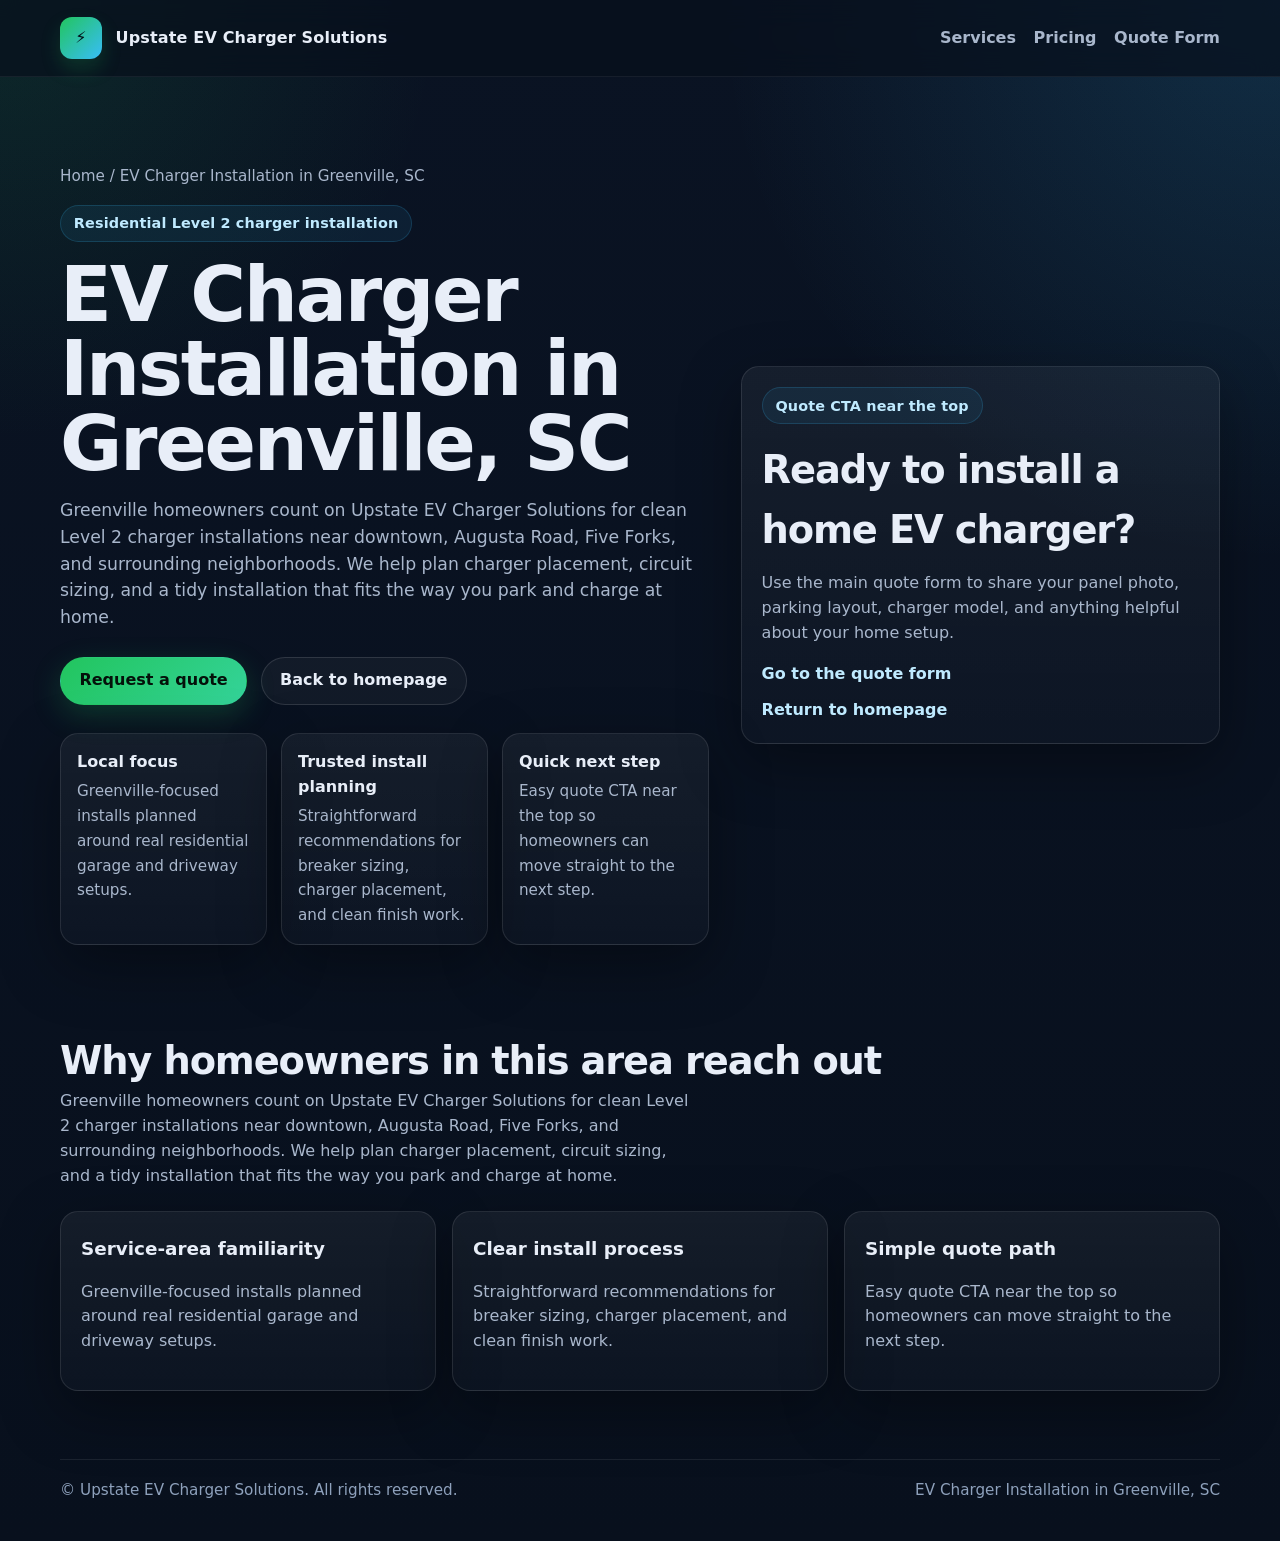
<file: public/ev-charger-installation-greenville-sc.html>
<!doctype html>
<html lang="en">
<head>
  <meta charset="utf-8" />
  <meta name="viewport" content="width=device-width, initial-scale=1" />
  <title>EV Charger Installation Greenville, SC | Upstate EV Charger Solutions</title>
  <meta name="description" content="EV Charger Installation in Greenville, SC for homeowners who want a clean, code-conscious Level 2 charger installation and a simple quote process." />
  <meta property="og:title" content="EV Charger Installation Greenville, SC | Upstate EV Charger Solutions" />
  <meta property="og:description" content="Greenville homeowners count on Upstate EV Charger Solutions for clean Level 2 charger installations near downtown, Augusta Road, Five Forks, and surrounding neighborhoods. We help plan charger placement, circuit sizing, and a tidy installation that fits the way you park and charge at home." />
  <meta property="og:type" content="website" />
  <link rel="stylesheet" href="styles.css" />
  <script type="application/ld+json">{"@context": "https://schema.org", "@type": "LocalBusiness", "name": "Upstate EV Charger Solutions", "url": "https://sc-ev-solutions-site.onrender.com/ev-charger-installation-greenville-sc.html", "telephone": "864-567-2633", "email": "upstateevchargersolutions@gmail.com", "areaServed": "Greenville, SC", "serviceType": "Residential EV charger installation"}</script>
</head>
<body>
  <header>
    <div class="container nav">
      <a class="brand" href="/index.html" aria-label="Upstate EV Charger Solutions home">
        <span class="brand-mark">⚡</span>
        <span>Upstate EV Charger Solutions</span>
      </a>
      <nav class="nav-links" aria-label="Primary navigation">
        <a href="/index.html#services">Services</a>
        <a href="/index.html#pricing">Pricing</a>
        <a href="/index.html#contact">Quote Form</a>
      </nav>
    </div>
  </header>
  <main>
    <section class="hero">
      <div class="container hero-grid">
        <div>
          <div class="breadcrumbs"><a href="/index.html">Home</a> / <span>EV Charger Installation in Greenville, SC</span></div>
          <span class="eyebrow">Residential Level 2 charger installation</span>
          <h1>EV Charger Installation in Greenville, SC</h1>
          <p class="lead">Greenville homeowners count on Upstate EV Charger Solutions for clean Level 2 charger installations near downtown, Augusta Road, Five Forks, and surrounding neighborhoods. We help plan charger placement, circuit sizing, and a tidy installation that fits the way you park and charge at home.</p>
          <div class="hero-actions">
            <a class="btn btn-primary" href="/index.html#contact">Request a quote</a>
            <a class="btn btn-secondary" href="/index.html">Back to homepage</a>
          </div>
          <div class="trust-row">
            <div class="trust-card"><strong>Local focus</strong><span>Greenville-focused installs planned around real residential garage and driveway setups.</span></div>
            <div class="trust-card"><strong>Trusted install planning</strong><span>Straightforward recommendations for breaker sizing, charger placement, and clean finish work.</span></div>
            <div class="trust-card"><strong>Quick next step</strong><span>Easy quote CTA near the top so homeowners can move straight to the next step.</span></div>
          </div>
        </div>
        <div class="card hero-panel">
          <span class="eyebrow">Quote CTA near the top</span>
          <h2 style="margin: 1rem 0 .75rem; font-size: clamp(1.8rem, 3vw, 2.6rem); letter-spacing: -.03em;">Ready to install a home EV charger?</h2>
          <p class="bullet-list" style="margin: 0;">Use the main quote form to share your panel photo, parking layout, charger model, and anything helpful about your home setup.</p>
          <div class="location-links">
            <a href="/index.html#contact">Go to the quote form</a>
            <a href="/index.html">Return to homepage</a>
          </div>
        </div>
      </div>
    </section>
    <section>
      <div class="container">
        <div class="section-head">
          <div>
            <h2>Why homeowners in this area reach out</h2>
            <p>Greenville homeowners count on Upstate EV Charger Solutions for clean Level 2 charger installations near downtown, Augusta Road, Five Forks, and surrounding neighborhoods. We help plan charger placement, circuit sizing, and a tidy installation that fits the way you park and charge at home.</p>
          </div>
        </div>
        <div class="grid-3">
          <article class="card service-card"><h3>Service-area familiarity</h3><p>Greenville-focused installs planned around real residential garage and driveway setups.</p></article>
          <article class="card service-card"><h3>Clear install process</h3><p>Straightforward recommendations for breaker sizing, charger placement, and clean finish work.</p></article>
          <article class="card service-card"><h3>Simple quote path</h3><p>Easy quote CTA near the top so homeowners can move straight to the next step.</p></article>
        </div>
      </div>
    </section>
  </main>
  <footer>
    <div class="container footer-row">
      <span>© <span id="year"></span> Upstate EV Charger Solutions. All rights reserved.</span>
      <span>EV Charger Installation in Greenville, SC</span>
    </div>
  </footer>
  <script src="script.js"></script>
</body>
</html>
</file>
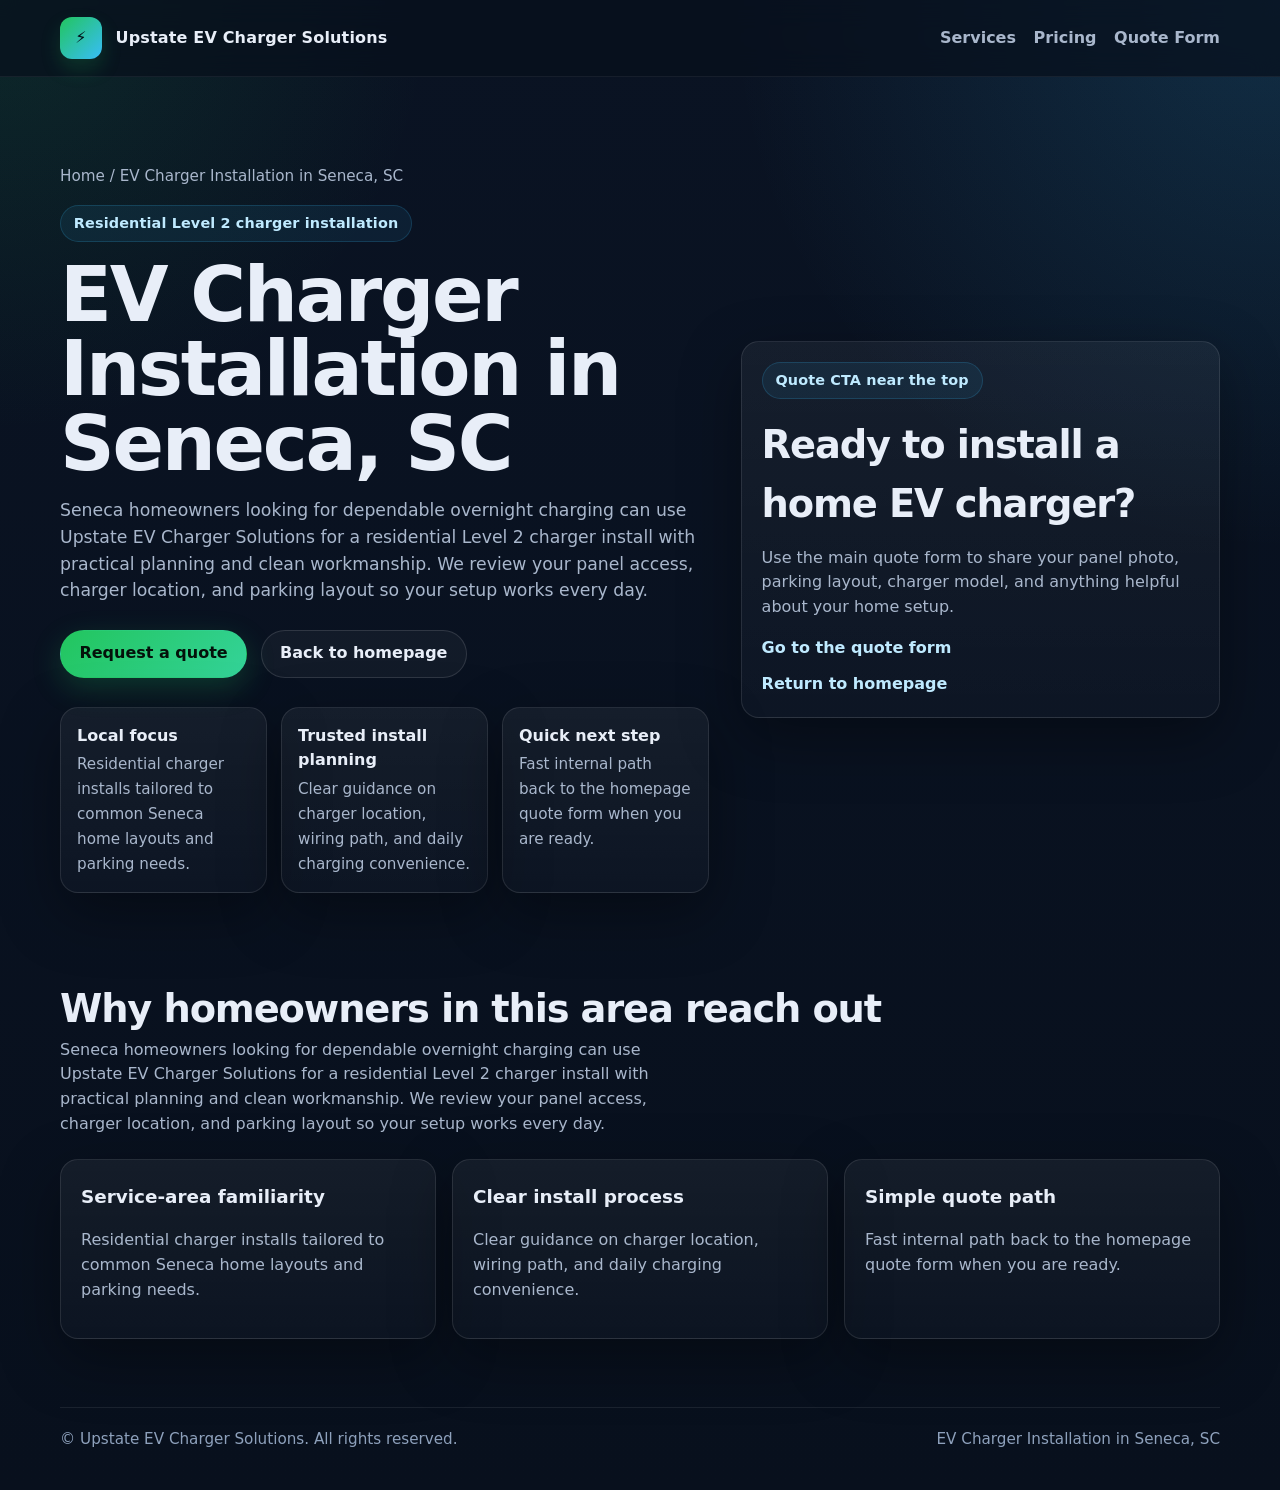
<file: public/ev-charger-installation-seneca-sc.html>
<!doctype html>
<html lang="en">
<head>
  <meta charset="utf-8" />
  <meta name="viewport" content="width=device-width, initial-scale=1" />
  <title>EV Charger Installation Seneca, SC | Upstate EV Charger Solutions</title>
  <meta name="description" content="EV Charger Installation in Seneca, SC for homeowners who want a clean, code-conscious Level 2 charger installation and a simple quote process." />
  <meta property="og:title" content="EV Charger Installation Seneca, SC | Upstate EV Charger Solutions" />
  <meta property="og:description" content="Seneca homeowners looking for dependable overnight charging can use Upstate EV Charger Solutions for a residential Level 2 charger install with practical planning and clean workmanship. We review your panel access, charger location, and parking layout so your setup works every day." />
  <meta property="og:type" content="website" />
  <link rel="stylesheet" href="styles.css" />
  <script type="application/ld+json">{"@context": "https://schema.org", "@type": "LocalBusiness", "name": "Upstate EV Charger Solutions", "url": "https://sc-ev-solutions-site.onrender.com/ev-charger-installation-seneca-sc.html", "telephone": "864-567-2633", "email": "upstateevchargersolutions@gmail.com", "areaServed": "Seneca, SC", "serviceType": "Residential EV charger installation"}</script>
</head>
<body>
  <header>
    <div class="container nav">
      <a class="brand" href="/index.html" aria-label="Upstate EV Charger Solutions home">
        <span class="brand-mark">⚡</span>
        <span>Upstate EV Charger Solutions</span>
      </a>
      <nav class="nav-links" aria-label="Primary navigation">
        <a href="/index.html#services">Services</a>
        <a href="/index.html#pricing">Pricing</a>
        <a href="/index.html#contact">Quote Form</a>
      </nav>
    </div>
  </header>
  <main>
    <section class="hero">
      <div class="container hero-grid">
        <div>
          <div class="breadcrumbs"><a href="/index.html">Home</a> / <span>EV Charger Installation in Seneca, SC</span></div>
          <span class="eyebrow">Residential Level 2 charger installation</span>
          <h1>EV Charger Installation in Seneca, SC</h1>
          <p class="lead">Seneca homeowners looking for dependable overnight charging can use Upstate EV Charger Solutions for a residential Level 2 charger install with practical planning and clean workmanship. We review your panel access, charger location, and parking layout so your setup works every day.</p>
          <div class="hero-actions">
            <a class="btn btn-primary" href="/index.html#contact">Request a quote</a>
            <a class="btn btn-secondary" href="/index.html">Back to homepage</a>
          </div>
          <div class="trust-row">
            <div class="trust-card"><strong>Local focus</strong><span>Residential charger installs tailored to common Seneca home layouts and parking needs.</span></div>
            <div class="trust-card"><strong>Trusted install planning</strong><span>Clear guidance on charger location, wiring path, and daily charging convenience.</span></div>
            <div class="trust-card"><strong>Quick next step</strong><span>Fast internal path back to the homepage quote form when you are ready.</span></div>
          </div>
        </div>
        <div class="card hero-panel">
          <span class="eyebrow">Quote CTA near the top</span>
          <h2 style="margin: 1rem 0 .75rem; font-size: clamp(1.8rem, 3vw, 2.6rem); letter-spacing: -.03em;">Ready to install a home EV charger?</h2>
          <p class="bullet-list" style="margin: 0;">Use the main quote form to share your panel photo, parking layout, charger model, and anything helpful about your home setup.</p>
          <div class="location-links">
            <a href="/index.html#contact">Go to the quote form</a>
            <a href="/index.html">Return to homepage</a>
          </div>
        </div>
      </div>
    </section>
    <section>
      <div class="container">
        <div class="section-head">
          <div>
            <h2>Why homeowners in this area reach out</h2>
            <p>Seneca homeowners looking for dependable overnight charging can use Upstate EV Charger Solutions for a residential Level 2 charger install with practical planning and clean workmanship. We review your panel access, charger location, and parking layout so your setup works every day.</p>
          </div>
        </div>
        <div class="grid-3">
          <article class="card service-card"><h3>Service-area familiarity</h3><p>Residential charger installs tailored to common Seneca home layouts and parking needs.</p></article>
          <article class="card service-card"><h3>Clear install process</h3><p>Clear guidance on charger location, wiring path, and daily charging convenience.</p></article>
          <article class="card service-card"><h3>Simple quote path</h3><p>Fast internal path back to the homepage quote form when you are ready.</p></article>
        </div>
      </div>
    </section>
  </main>
  <footer>
    <div class="container footer-row">
      <span>© <span id="year"></span> Upstate EV Charger Solutions. All rights reserved.</span>
      <span>EV Charger Installation in Seneca, SC</span>
    </div>
  </footer>
  <script src="script.js"></script>
</body>
</html>
</file>
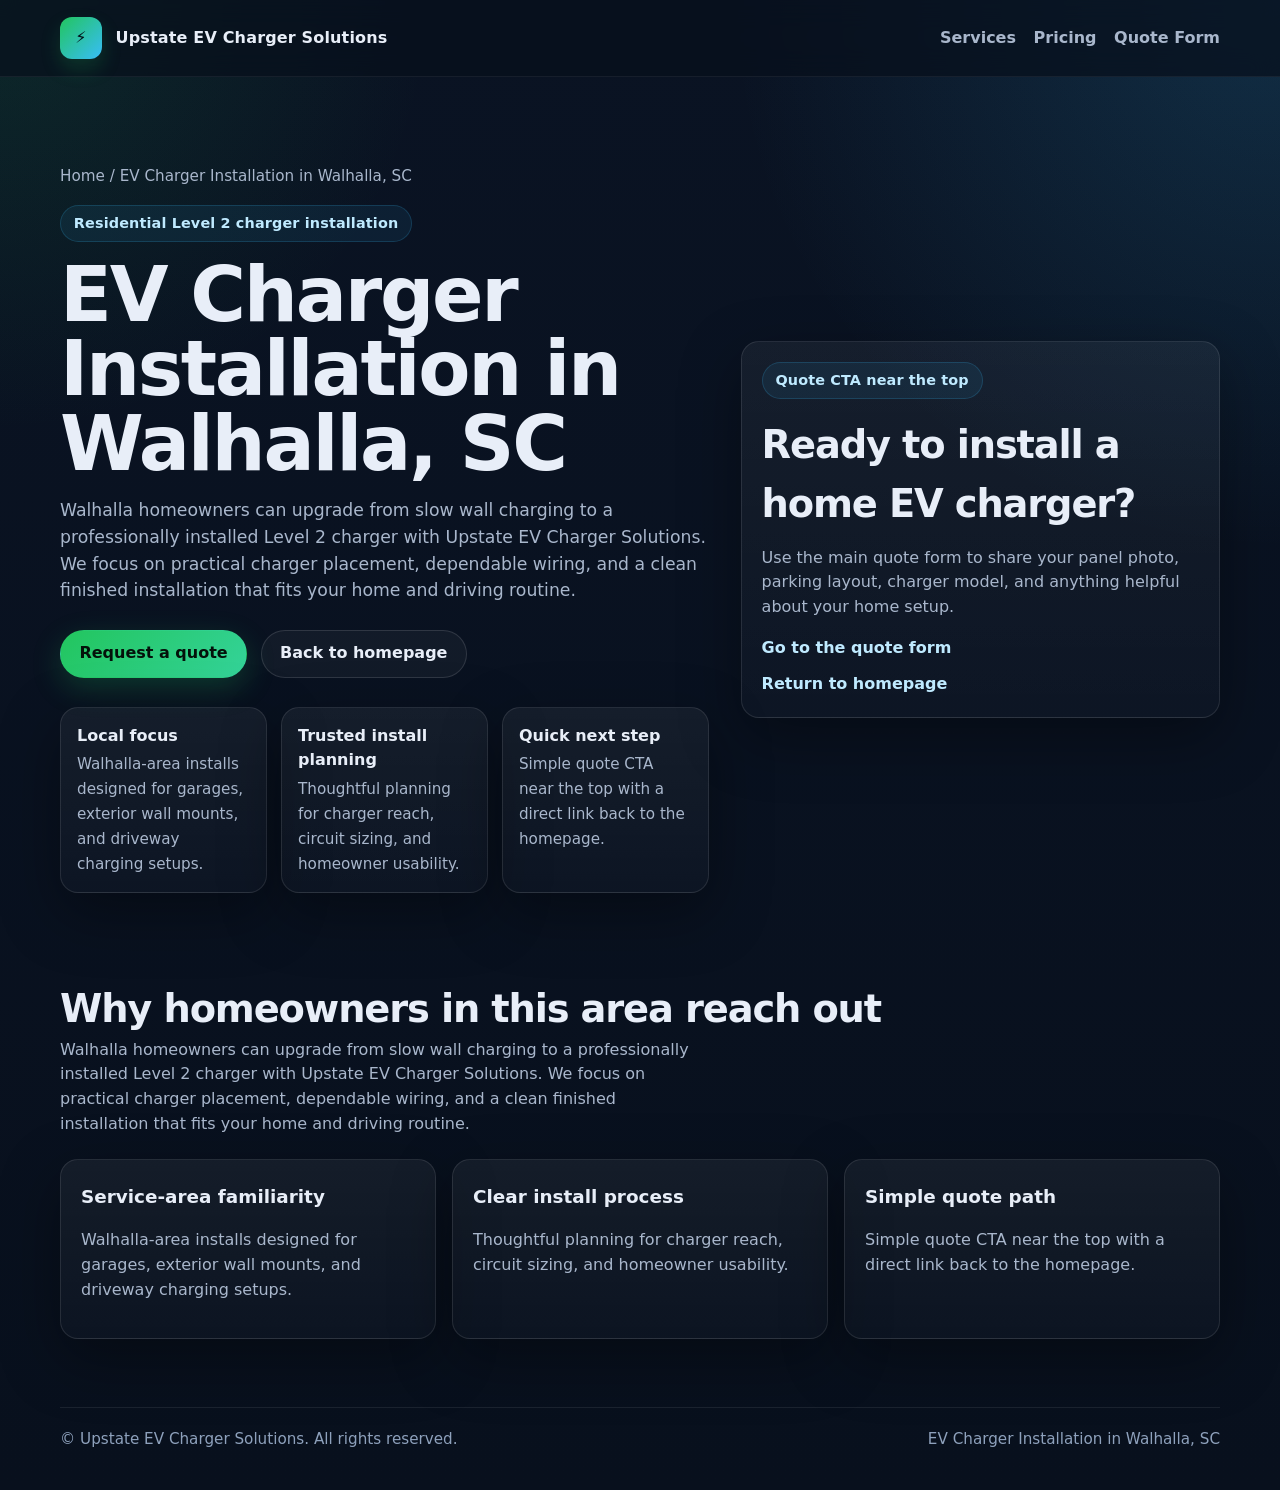
<file: public/ev-charger-installation-walhalla-sc.html>
<!doctype html>
<html lang="en">
<head>
  <meta charset="utf-8" />
  <meta name="viewport" content="width=device-width, initial-scale=1" />
  <title>EV Charger Installation Walhalla, SC | Upstate EV Charger Solutions</title>
  <meta name="description" content="EV Charger Installation in Walhalla, SC for homeowners who want a clean, code-conscious Level 2 charger installation and a simple quote process." />
  <meta property="og:title" content="EV Charger Installation Walhalla, SC | Upstate EV Charger Solutions" />
  <meta property="og:description" content="Walhalla homeowners can upgrade from slow wall charging to a professionally installed Level 2 charger with Upstate EV Charger Solutions. We focus on practical charger placement, dependable wiring, and a clean finished installation that fits your home and driving routine." />
  <meta property="og:type" content="website" />
  <link rel="stylesheet" href="styles.css" />
  <script type="application/ld+json">{"@context": "https://schema.org", "@type": "LocalBusiness", "name": "Upstate EV Charger Solutions", "url": "https://sc-ev-solutions-site.onrender.com/ev-charger-installation-walhalla-sc.html", "telephone": "864-567-2633", "email": "upstateevchargersolutions@gmail.com", "areaServed": "Walhalla, SC", "serviceType": "Residential EV charger installation"}</script>
</head>
<body>
  <header>
    <div class="container nav">
      <a class="brand" href="/index.html" aria-label="Upstate EV Charger Solutions home">
        <span class="brand-mark">⚡</span>
        <span>Upstate EV Charger Solutions</span>
      </a>
      <nav class="nav-links" aria-label="Primary navigation">
        <a href="/index.html#services">Services</a>
        <a href="/index.html#pricing">Pricing</a>
        <a href="/index.html#contact">Quote Form</a>
      </nav>
    </div>
  </header>
  <main>
    <section class="hero">
      <div class="container hero-grid">
        <div>
          <div class="breadcrumbs"><a href="/index.html">Home</a> / <span>EV Charger Installation in Walhalla, SC</span></div>
          <span class="eyebrow">Residential Level 2 charger installation</span>
          <h1>EV Charger Installation in Walhalla, SC</h1>
          <p class="lead">Walhalla homeowners can upgrade from slow wall charging to a professionally installed Level 2 charger with Upstate EV Charger Solutions. We focus on practical charger placement, dependable wiring, and a clean finished installation that fits your home and driving routine.</p>
          <div class="hero-actions">
            <a class="btn btn-primary" href="/index.html#contact">Request a quote</a>
            <a class="btn btn-secondary" href="/index.html">Back to homepage</a>
          </div>
          <div class="trust-row">
            <div class="trust-card"><strong>Local focus</strong><span>Walhalla-area installs designed for garages, exterior wall mounts, and driveway charging setups.</span></div>
            <div class="trust-card"><strong>Trusted install planning</strong><span>Thoughtful planning for charger reach, circuit sizing, and homeowner usability.</span></div>
            <div class="trust-card"><strong>Quick next step</strong><span>Simple quote CTA near the top with a direct link back to the homepage.</span></div>
          </div>
        </div>
        <div class="card hero-panel">
          <span class="eyebrow">Quote CTA near the top</span>
          <h2 style="margin: 1rem 0 .75rem; font-size: clamp(1.8rem, 3vw, 2.6rem); letter-spacing: -.03em;">Ready to install a home EV charger?</h2>
          <p class="bullet-list" style="margin: 0;">Use the main quote form to share your panel photo, parking layout, charger model, and anything helpful about your home setup.</p>
          <div class="location-links">
            <a href="/index.html#contact">Go to the quote form</a>
            <a href="/index.html">Return to homepage</a>
          </div>
        </div>
      </div>
    </section>
    <section>
      <div class="container">
        <div class="section-head">
          <div>
            <h2>Why homeowners in this area reach out</h2>
            <p>Walhalla homeowners can upgrade from slow wall charging to a professionally installed Level 2 charger with Upstate EV Charger Solutions. We focus on practical charger placement, dependable wiring, and a clean finished installation that fits your home and driving routine.</p>
          </div>
        </div>
        <div class="grid-3">
          <article class="card service-card"><h3>Service-area familiarity</h3><p>Walhalla-area installs designed for garages, exterior wall mounts, and driveway charging setups.</p></article>
          <article class="card service-card"><h3>Clear install process</h3><p>Thoughtful planning for charger reach, circuit sizing, and homeowner usability.</p></article>
          <article class="card service-card"><h3>Simple quote path</h3><p>Simple quote CTA near the top with a direct link back to the homepage.</p></article>
        </div>
      </div>
    </section>
  </main>
  <footer>
    <div class="container footer-row">
      <span>© <span id="year"></span> Upstate EV Charger Solutions. All rights reserved.</span>
      <span>EV Charger Installation in Walhalla, SC</span>
    </div>
  </footer>
  <script src="script.js"></script>
</body>
</html>
</file>
<file: styles.css>
:root {
  --bg: #08101d;
  --panel: #0f1b2e;
  --panel-2: #13233b;
  --text: #e8eef8;
  --muted: #a9b7cc;
  --line: rgba(255,255,255,.1);
  --brand: #22c55e;
  --brand-2: #38bdf8;
  --brand-dark: #16a34a;
  --warning: #f59e0b;
  --shadow: 0 20px 60px rgba(0,0,0,.35);
  --radius: 18px;
  --max: 1160px;
}

* { box-sizing: border-box; }
html { scroll-behavior: smooth; }
body {
  margin: 0;
  font-family: Inter, ui-sans-serif, system-ui, -apple-system, BlinkMacSystemFont, "Segoe UI", sans-serif;
  color: var(--text);
  background:
    radial-gradient(circle at top right, rgba(56,189,248,.16), transparent 28%),
    radial-gradient(circle at top left, rgba(34,197,94,.12), transparent 22%),
    linear-gradient(180deg, #0a1323 0%, #08101d 100%);
  line-height: 1.55;
}

a { color: inherit; text-decoration: none; }
img { max-width: 100%; display: block; }

.container {
  width: min(calc(100% - 2rem), var(--max));
  margin: 0 auto;
}

.btn {
  display: inline-flex;
  align-items: center;
  justify-content: center;
  gap: .55rem;
  min-height: 48px;
  padding: 0 1.15rem;
  border-radius: 999px;
  border: 1px solid transparent;
  font-weight: 700;
  transition: .2s ease;
  cursor: pointer;
  white-space: nowrap;
}

.btn-primary {
  background: linear-gradient(135deg, var(--brand), #34d399);
  color: #04110a;
  box-shadow: 0 10px 30px rgba(34,197,94,.22);
}

.btn-primary:hover { transform: translateY(-1px); }

.btn-secondary {
  background: rgba(255,255,255,.04);
  border-color: rgba(255,255,255,.12);
  color: var(--text);
}

.btn-secondary:hover {
  background: rgba(255,255,255,.08);
  transform: translateY(-1px);
}

.eyebrow {
  display: inline-flex;
  align-items: center;
  gap: .5rem;
  padding: .4rem .8rem;
  border: 1px solid rgba(56,189,248,.18);
  border-radius: 999px;
  background: rgba(56,189,248,.08);
  color: #bfeaff;
  font-size: .9rem;
  font-weight: 600;
  letter-spacing: .01em;
}

header {
  position: sticky;
  top: 0;
  z-index: 30;
  backdrop-filter: blur(14px);
  background: rgba(8,16,29,.72);
  border-bottom: 1px solid rgba(255,255,255,.06);
}

.nav {
  display: flex;
  align-items: center;
  justify-content: space-between;
  gap: 1rem;
  min-height: 76px;
}

.brand {
  display: flex;
  align-items: center;
  gap: .85rem;
  font-weight: 800;
  letter-spacing: .01em;
}

.brand-mark {
  width: 42px;
  height: 42px;
  border-radius: 12px;
  background: linear-gradient(135deg, var(--brand), var(--brand-2));
  display: grid;
  place-items: center;
  color: #031019;
  font-weight: 900;
  box-shadow: 0 10px 20px rgba(34,197,94,.18);
}

.nav-links {
  display: flex;
  align-items: center;
  gap: 1.1rem;
  color: var(--muted);
  font-weight: 600;
}

.nav-links a:hover { color: var(--text); }

.hero {
  padding: 5.5rem 0 3.5rem;
}

.hero-grid {
  display: grid;
  grid-template-columns: 1.15fr .85fr;
  gap: 2rem;
  align-items: center;
}

h1 {
  margin: 1rem 0 1rem;
  font-size: clamp(2.35rem, 6vw, 4.75rem);
  line-height: .98;
  letter-spacing: -.03em;
  max-width: 12ch;
}

.hero p.lead {
  margin: 0 0 1.6rem;
  max-width: 62ch;
  color: var(--muted);
  font-size: 1.08rem;
}

.hero-actions {
  display: flex;
  flex-wrap: wrap;
  gap: .85rem;
  margin: 0 0 1.4rem;
}

.trust-row {
  display: grid;
  grid-template-columns: repeat(3, minmax(0, 1fr));
  gap: .9rem;
  margin-top: 1.8rem;
}

.trust-card, .card {
  background: linear-gradient(180deg, rgba(255,255,255,.05), rgba(255,255,255,.02));
  border: 1px solid var(--line);
  border-radius: var(--radius);
  box-shadow: var(--shadow);
}

.trust-card {
  padding: 1rem;
}

.trust-card strong {
  display: block;
  margin-bottom: .25rem;
  font-size: 1rem;
}

.trust-card span {
  color: var(--muted);
  font-size: .95rem;
}

.hero-panel {
  padding: 1.25rem;
}

.hero-visual {
  position: relative;
  overflow: hidden;
  min-height: 560px;
  padding: 1.2rem;
}

.glow {
  position: absolute;
  inset: auto -40px -40px auto;
  width: 220px;
  height: 220px;
  background: radial-gradient(circle, rgba(34,197,94,.35), transparent 68%);
  pointer-events: none;
}

.panel-stack {
  display: grid;
  gap: 1rem;
  position: relative;
  z-index: 1;
}

.metric {
  padding: 1rem 1.1rem;
  background: rgba(8,16,29,.72);
  border: 1px solid rgba(255,255,255,.08);
  border-radius: 16px;
}

.metric small {
  display: block;
  color: var(--muted);
  margin-bottom: .35rem;
  text-transform: uppercase;
  letter-spacing: .08em;
  font-size: .76rem;
}

.metric strong {
  font-size: 1.25rem;
}

.install-diagram {
  margin-top: .5rem;
  padding: 1.1rem;
  border-radius: 20px;
  background: linear-gradient(180deg, rgba(19,35,59,.95), rgba(11,18,32,.95));
  border: 1px solid rgba(255,255,255,.08);
}

.diagram-grid {
  display: grid;
  gap: .9rem;
}

.diagram-node {
  display: flex;
  align-items: center;
  gap: .85rem;
  padding: .9rem 1rem;
  border-radius: 14px;
  background: rgba(255,255,255,.04);
  border: 1px solid rgba(255,255,255,.06);
}

.node-icon {
  flex: 0 0 42px;
  width: 42px;
  height: 42px;
  display: grid;
  place-items: center;
  border-radius: 12px;
  background: linear-gradient(135deg, rgba(34,197,94,.22), rgba(56,189,248,.2));
  font-size: 1.2rem;
}

.diagram-line {
  width: 2px;
  height: 22px;
  margin-left: 20px;
  background: linear-gradient(180deg, var(--brand-2), var(--brand));
  opacity: .85;
}

section {
  padding: 2.5rem 0;
}

.section-head {
  display: flex;
  align-items: end;
  justify-content: space-between;
  gap: 1rem;
  margin-bottom: 1.4rem;
}

.section-head h2 {
  margin: 0;
  font-size: clamp(1.8rem, 3vw, 2.8rem);
  line-height: 1.05;
  letter-spacing: -.03em;
}

.section-head p {
  margin: .5rem 0 0;
  color: var(--muted);
  max-width: 62ch;
}

.grid-3 {
  display: grid;
  grid-template-columns: repeat(3, minmax(0, 1fr));
  gap: 1rem;
}

.service-card {
  padding: 1.25rem;
}

.service-card h3,
.step h3,
.faq-item h3,
.quote-card h3 {
  margin: .2rem 0 .55rem;
  font-size: 1.15rem;
}

.service-card p,
.step p,
.faq-item p,
.quote-card p,
.contact-list,
.bullet-list {
  color: var(--muted);
}

.bullet-list {
  list-style: none;
  padding: 0;
  margin: .9rem 0 0;
  display: grid;
  gap: .55rem;
}

.bullet-list li {
  display: flex;
  gap: .6rem;
  align-items: flex-start;
}

.bullet-list li::before {
  content: "✓";
  color: var(--brand);
  font-weight: 900;
  margin-top: .02rem;
}

.steps {
  display: grid;
  grid-template-columns: repeat(4, minmax(0, 1fr));
  gap: 1rem;
}

.step {
  padding: 1.2rem;
  position: relative;
  overflow: hidden;
}

.step-number {
  display: inline-grid;
  place-items: center;
  width: 36px;
  height: 36px;
  border-radius: 999px;
  font-weight: 800;
  background: rgba(34,197,94,.16);
  color: #c8f7d7;
  border: 1px solid rgba(34,197,94,.24);
  margin-bottom: .95rem;
}

.pricing {
  display: grid;
  grid-template-columns: 1.1fr .9fr;
  gap: 1rem;
  align-items: start;
}

.quote-card,
.contact-card,
.faq-item,
.cta {
  padding: 1.35rem;
}

.price-band {
  display: inline-flex;
  align-items: center;
  gap: .55rem;
  padding: .45rem .8rem;
  border-radius: 999px;
  background: rgba(245,158,11,.12);
  color: #ffd79a;
  border: 1px solid rgba(245,158,11,.18);
  font-weight: 700;
  margin-bottom: .75rem;
}

.price {
  font-size: clamp(2rem, 4vw, 3rem);
  font-weight: 900;
  letter-spacing: -.03em;
  margin: .2rem 0 .5rem;
}

.contact-wrap {
  display: grid;
  grid-template-columns: .95fr 1.05fr;
  gap: 1rem;
}

.contact-list {
  list-style: none;
  padding: 0;
  margin: 1rem 0 0;
  display: grid;
  gap: .85rem;
}

.contact-list strong {
  display: block;
  color: var(--text);
  margin-bottom: .2rem;
}

.contact-form {
  display: grid;
  gap: .85rem;
}

.field {
  display: grid;
  gap: .45rem;
}

label {
  font-size: .94rem;
  font-weight: 700;
}

input, textarea, select {
  width: 100%;
  border: 1px solid rgba(255,255,255,.11);
  background: rgba(255,255,255,.04);
  color: var(--text);
  border-radius: 14px;
  padding: .92rem 1rem;
  font: inherit;
  outline: none;
  transition: border-color .2s ease, background .2s ease;
}

input::placeholder,
textarea::placeholder { color: #7f91ab; }

input:focus,
textarea:focus,
select:focus {
  border-color: rgba(56,189,248,.55);
  background: rgba(255,255,255,.06);
}

textarea {
  min-height: 140px;
  resize: vertical;
}

.fine-print {
  color: #8ea1bc;
  font-size: .9rem;
  margin: 0;
}

.faq {
  display: grid;
  gap: 1rem;
}

.cta {
  display: flex;
  flex-wrap: wrap;
  align-items: center;
  justify-content: space-between;
  gap: 1rem;
  margin-top: .5rem;
}

footer {
  padding: 1.75rem 0 2.4rem;
  color: #8ea1bc;
  font-size: .95rem;
}

.footer-row {
  display: flex;
  justify-content: space-between;
  gap: 1rem;
  flex-wrap: wrap;
  border-top: 1px solid rgba(255,255,255,.08);
  padding-top: 1.2rem;
}

@media (max-width: 1024px) {
  .hero-grid,
  .pricing,
  .contact-wrap,
  .steps,
  .grid-3 {
    grid-template-columns: 1fr;
  }

  .hero-visual { min-height: auto; }
  .trust-row { grid-template-columns: 1fr; }
}

@media (max-width: 720px) {
  .nav { min-height: 68px; }
  .nav-links { display: none; }
  .hero { padding-top: 4.2rem; }
  .section-head { align-items: start; }
  h1 { max-width: 100%; }
}
</file>
<file: public/styles.css>
:root {
  --bg: #08101d;
  --panel: #0f1b2e;
  --panel-2: #13233b;
  --text: #e8eef8;
  --muted: #a9b7cc;
  --line: rgba(255,255,255,.1);
  --brand: #22c55e;
  --brand-2: #38bdf8;
  --brand-dark: #16a34a;
  --warning: #f59e0b;
  --shadow: 0 20px 60px rgba(0,0,0,.35);
  --radius: 18px;
  --max: 1160px;
}

* { box-sizing: border-box; }
html { scroll-behavior: smooth; }
body {
  margin: 0;
  font-family: Inter, ui-sans-serif, system-ui, -apple-system, BlinkMacSystemFont, "Segoe UI", sans-serif;
  color: var(--text);
  background:
    radial-gradient(circle at top right, rgba(56,189,248,.16), transparent 28%),
    radial-gradient(circle at top left, rgba(34,197,94,.12), transparent 22%),
    linear-gradient(180deg, #0a1323 0%, #08101d 100%);
  line-height: 1.55;
}

a { color: inherit; text-decoration: none; }
img { max-width: 100%; display: block; }

.container {
  width: min(calc(100% - 2rem), var(--max));
  margin: 0 auto;
}

.btn {
  display: inline-flex;
  align-items: center;
  justify-content: center;
  gap: .55rem;
  min-height: 48px;
  padding: 0 1.15rem;
  border-radius: 999px;
  border: 1px solid transparent;
  font-weight: 700;
  transition: .2s ease;
  cursor: pointer;
  white-space: nowrap;
}

.btn-primary {
  background: linear-gradient(135deg, var(--brand), #34d399);
  color: #04110a;
  box-shadow: 0 10px 30px rgba(34,197,94,.22);
}

.btn-primary:hover { transform: translateY(-1px); }

.btn-secondary {
  background: rgba(255,255,255,.04);
  border-color: rgba(255,255,255,.12);
  color: var(--text);
}

.btn-secondary:hover {
  background: rgba(255,255,255,.08);
  transform: translateY(-1px);
}

.eyebrow {
  display: inline-flex;
  align-items: center;
  gap: .5rem;
  padding: .4rem .8rem;
  border: 1px solid rgba(56,189,248,.18);
  border-radius: 999px;
  background: rgba(56,189,248,.08);
  color: #bfeaff;
  font-size: .9rem;
  font-weight: 600;
  letter-spacing: .01em;
}

header {
  position: sticky;
  top: 0;
  z-index: 30;
  backdrop-filter: blur(14px);
  background: rgba(8,16,29,.72);
  border-bottom: 1px solid rgba(255,255,255,.06);
}

.nav {
  display: flex;
  align-items: center;
  justify-content: space-between;
  gap: 1rem;
  min-height: 76px;
}

.brand {
  display: flex;
  align-items: center;
  gap: .85rem;
  font-weight: 800;
  letter-spacing: .01em;
}

.brand-mark {
  width: 42px;
  height: 42px;
  border-radius: 12px;
  background: linear-gradient(135deg, var(--brand), var(--brand-2));
  display: grid;
  place-items: center;
  color: #031019;
  font-weight: 900;
  box-shadow: 0 10px 20px rgba(34,197,94,.18);
}

.nav-links {
  display: flex;
  align-items: center;
  gap: 1.1rem;
  color: var(--muted);
  font-weight: 600;
}

.nav-links a:hover { color: var(--text); }

.hero {
  padding: 5.5rem 0 3.5rem;
}

.hero-grid {
  display: grid;
  grid-template-columns: 1.15fr .85fr;
  gap: 2rem;
  align-items: center;
}

h1 {
  margin: 1rem 0 1rem;
  font-size: clamp(2.35rem, 6vw, 4.75rem);
  line-height: .98;
  letter-spacing: -.03em;
  max-width: 12ch;
}

.hero p.lead {
  margin: 0 0 1.6rem;
  max-width: 62ch;
  color: var(--muted);
  font-size: 1.08rem;
}

.hero-actions {
  display: flex;
  flex-wrap: wrap;
  gap: .85rem;
  margin: 0 0 1.4rem;
}

.trust-row {
  display: grid;
  grid-template-columns: repeat(3, minmax(0, 1fr));
  gap: .9rem;
  margin-top: 1.8rem;
}

.trust-card, .card {
  background: linear-gradient(180deg, rgba(255,255,255,.05), rgba(255,255,255,.02));
  border: 1px solid var(--line);
  border-radius: var(--radius);
  box-shadow: var(--shadow);
}

.trust-card {
  padding: 1rem;
}

.trust-card strong {
  display: block;
  margin-bottom: .25rem;
  font-size: 1rem;
}

.trust-card span {
  color: var(--muted);
  font-size: .95rem;
}

.hero-panel {
  padding: 1.25rem;
}

.hero-visual {
  position: relative;
  overflow: hidden;
  min-height: 560px;
  padding: 1.2rem;
}

.glow {
  position: absolute;
  inset: auto -40px -40px auto;
  width: 220px;
  height: 220px;
  background: radial-gradient(circle, rgba(34,197,94,.35), transparent 68%);
  pointer-events: none;
}

.panel-stack {
  display: grid;
  gap: 1rem;
  position: relative;
  z-index: 1;
}

.metric {
  padding: 1rem 1.1rem;
  background: rgba(8,16,29,.72);
  border: 1px solid rgba(255,255,255,.08);
  border-radius: 16px;
}

.metric small {
  display: block;
  color: var(--muted);
  margin-bottom: .35rem;
  text-transform: uppercase;
  letter-spacing: .08em;
  font-size: .76rem;
}

.metric strong {
  font-size: 1.25rem;
}

.install-diagram {
  margin-top: .5rem;
  padding: 1.1rem;
  border-radius: 20px;
  background: linear-gradient(180deg, rgba(19,35,59,.95), rgba(11,18,32,.95));
  border: 1px solid rgba(255,255,255,.08);
}

.diagram-grid {
  display: grid;
  gap: .9rem;
}

.diagram-node {
  display: flex;
  align-items: center;
  gap: .85rem;
  padding: .9rem 1rem;
  border-radius: 14px;
  background: rgba(255,255,255,.04);
  border: 1px solid rgba(255,255,255,.06);
}

.node-icon {
  flex: 0 0 42px;
  width: 42px;
  height: 42px;
  display: grid;
  place-items: center;
  border-radius: 12px;
  background: linear-gradient(135deg, rgba(34,197,94,.22), rgba(56,189,248,.2));
  font-size: 1.2rem;
}

.diagram-line {
  width: 2px;
  height: 22px;
  margin-left: 20px;
  background: linear-gradient(180deg, var(--brand-2), var(--brand));
  opacity: .85;
}

section {
  padding: 2.5rem 0;
}

.section-head {
  display: flex;
  align-items: end;
  justify-content: space-between;
  gap: 1rem;
  margin-bottom: 1.4rem;
}

.section-head h2 {
  margin: 0;
  font-size: clamp(1.8rem, 3vw, 2.8rem);
  line-height: 1.05;
  letter-spacing: -.03em;
}

.section-head p {
  margin: .5rem 0 0;
  color: var(--muted);
  max-width: 62ch;
}

.grid-3 {
  display: grid;
  grid-template-columns: repeat(3, minmax(0, 1fr));
  gap: 1rem;
}

.service-card {
  padding: 1.25rem;
}

.service-card h3,
.step h3,
.faq-item h3,
.quote-card h3 {
  margin: .2rem 0 .55rem;
  font-size: 1.15rem;
}

.service-card p,
.step p,
.faq-item p,
.quote-card p,
.contact-list,
.bullet-list {
  color: var(--muted);
}

.bullet-list {
  list-style: none;
  padding: 0;
  margin: .9rem 0 0;
  display: grid;
  gap: .55rem;
}

.bullet-list li {
  display: flex;
  gap: .6rem;
  align-items: flex-start;
}

.bullet-list li::before {
  content: "✓";
  color: var(--brand);
  font-weight: 900;
  margin-top: .02rem;
}

.steps {
  display: grid;
  grid-template-columns: repeat(4, minmax(0, 1fr));
  gap: 1rem;
}

.step {
  padding: 1.2rem;
  position: relative;
  overflow: hidden;
}

.step-number {
  display: inline-grid;
  place-items: center;
  width: 36px;
  height: 36px;
  border-radius: 999px;
  font-weight: 800;
  background: rgba(34,197,94,.16);
  color: #c8f7d7;
  border: 1px solid rgba(34,197,94,.24);
  margin-bottom: .95rem;
}

.pricing {
  display: grid;
  grid-template-columns: 1.1fr .9fr;
  gap: 1rem;
  align-items: start;
}

.quote-card,
.contact-card,
.faq-item,
.cta {
  padding: 1.35rem;
}

.price-band {
  display: inline-flex;
  align-items: center;
  gap: .55rem;
  padding: .45rem .8rem;
  border-radius: 999px;
  background: rgba(245,158,11,.12);
  color: #ffd79a;
  border: 1px solid rgba(245,158,11,.18);
  font-weight: 700;
  margin-bottom: .75rem;
}

.price {
  font-size: clamp(2rem, 4vw, 3rem);
  font-weight: 900;
  letter-spacing: -.03em;
  margin: .2rem 0 .5rem;
}

.contact-wrap {
  display: grid;
  grid-template-columns: .95fr 1.05fr;
  gap: 1rem;
}

.contact-list {
  list-style: none;
  padding: 0;
  margin: 1rem 0 0;
  display: grid;
  gap: .85rem;
}

.contact-list strong {
  display: block;
  color: var(--text);
  margin-bottom: .2rem;
}

.contact-form {
  display: grid;
  gap: .85rem;
}

.field {
  display: grid;
  gap: .45rem;
}

label {
  font-size: .94rem;
  font-weight: 700;
}

input, textarea, select {
  width: 100%;
  border: 1px solid rgba(255,255,255,.11);
  background: rgba(255,255,255,.04);
  color: var(--text);
  border-radius: 14px;
  padding: .92rem 1rem;
  font: inherit;
  outline: none;
  transition: border-color .2s ease, background .2s ease;
}

input::placeholder,
textarea::placeholder { color: #7f91ab; }

input:focus,
textarea:focus,
select:focus {
  border-color: rgba(56,189,248,.55);
  background: rgba(255,255,255,.06);
}

textarea {
  min-height: 140px;
  resize: vertical;
}

.fine-print {
  color: #8ea1bc;
  font-size: .9rem;
  margin: 0;
}

.faq {
  display: grid;
  gap: 1rem;
}

.cta {
  display: flex;
  flex-wrap: wrap;
  align-items: center;
  justify-content: space-between;
  gap: 1rem;
  margin-top: .5rem;
}

footer {
  padding: 1.75rem 0 2.4rem;
  color: #8ea1bc;
  font-size: .95rem;
}

.footer-row {
  display: flex;
  justify-content: space-between;
  gap: 1rem;
  flex-wrap: wrap;
  border-top: 1px solid rgba(255,255,255,.08);
  padding-top: 1.2rem;
}

@media (max-width: 1024px) {
  .hero-grid,
  .pricing,
  .contact-wrap,
  .steps,
  .grid-3 {
    grid-template-columns: 1fr;
  }

  .hero-visual { min-height: auto; }
  .trust-row { grid-template-columns: 1fr; }
}

@media (max-width: 720px) {
  .nav { min-height: 68px; }
  .nav-links { display: none; }
  .hero { padding-top: 4.2rem; }
  .section-head { align-items: start; }
  h1 { max-width: 100%; }
}


.location-grid {
  display: grid;
  grid-template-columns: repeat(3, minmax(0, 1fr));
  gap: 1rem;
}
.location-card { padding: 1.1rem; }
.location-card h3 { margin: 0 0 .45rem; }
.location-links { display: grid; gap: .7rem; margin-top: 1rem; }
.location-links a { color: #bfeaff; font-weight: 700; }
.breadcrumbs { color: var(--muted); font-size: .95rem; margin-bottom: 1rem; }
@media (max-width: 1024px) { .location-grid { grid-template-columns: 1fr; } }
</file>
